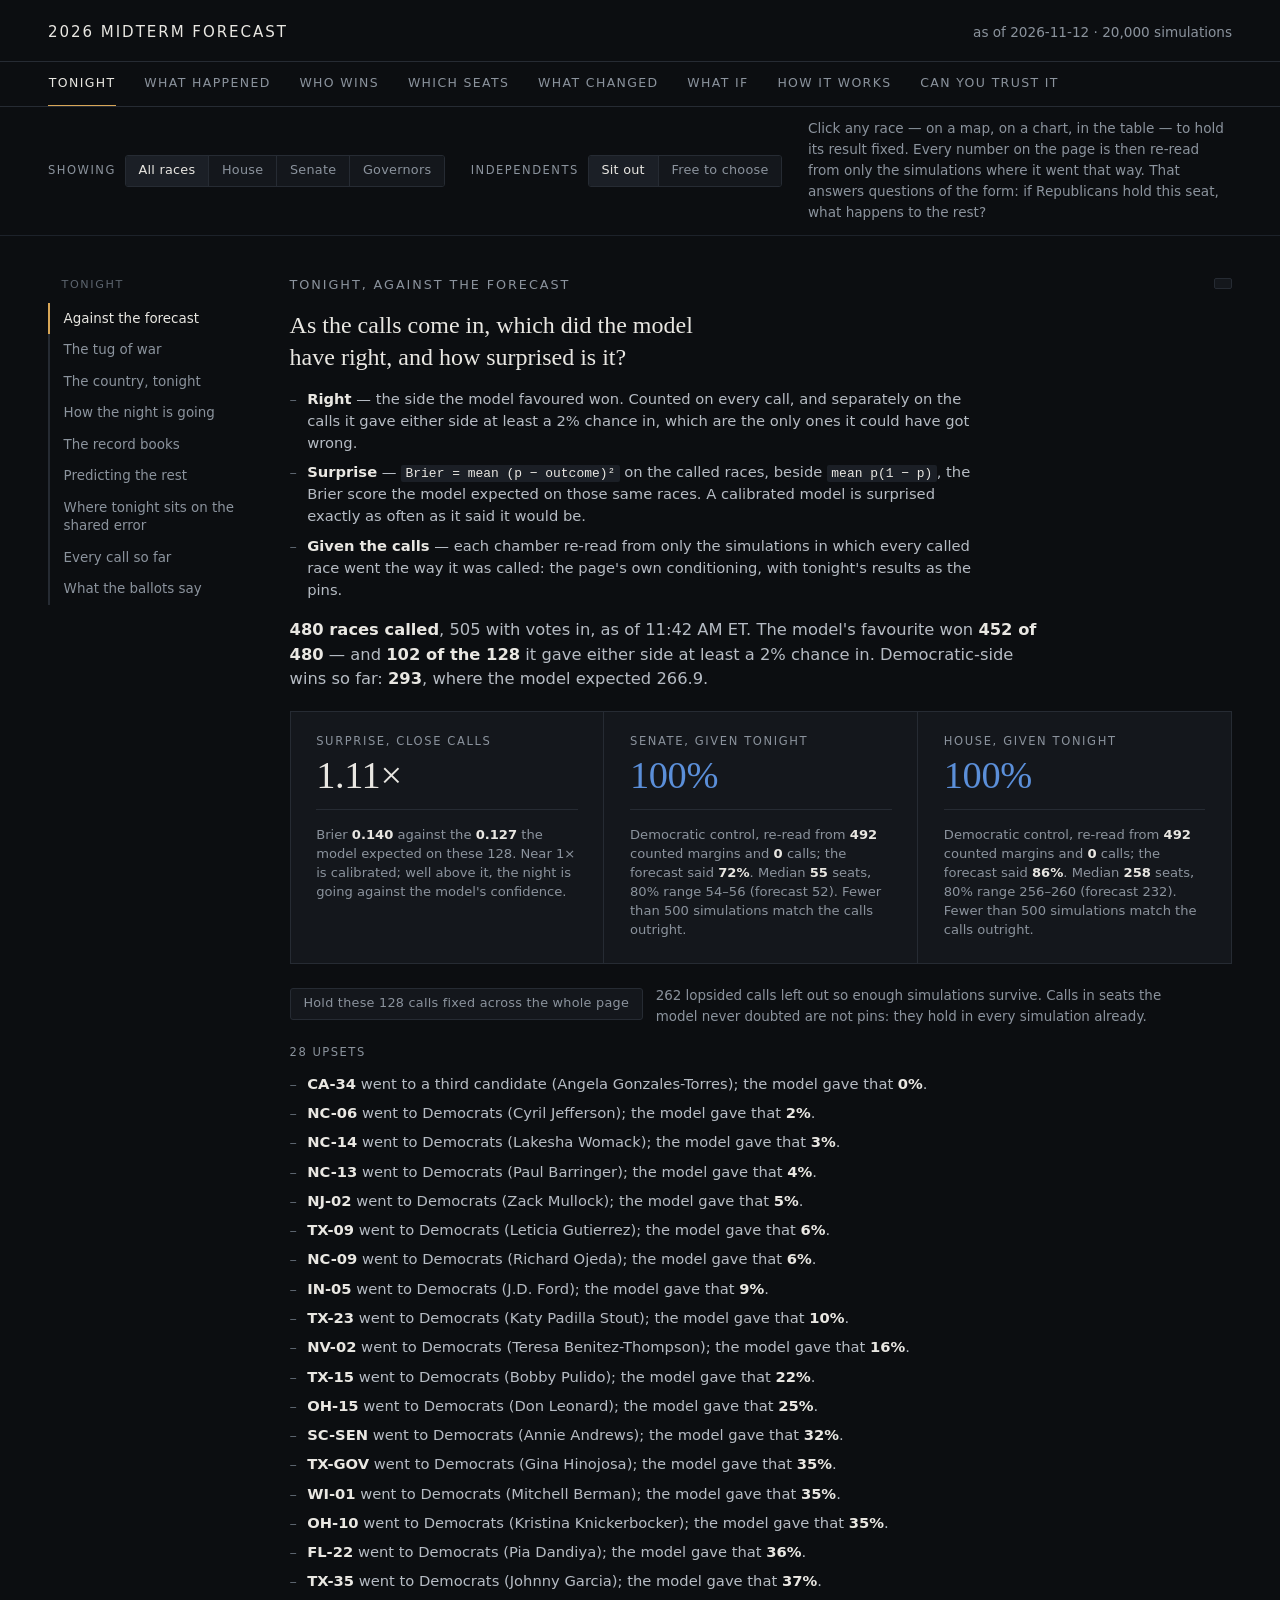
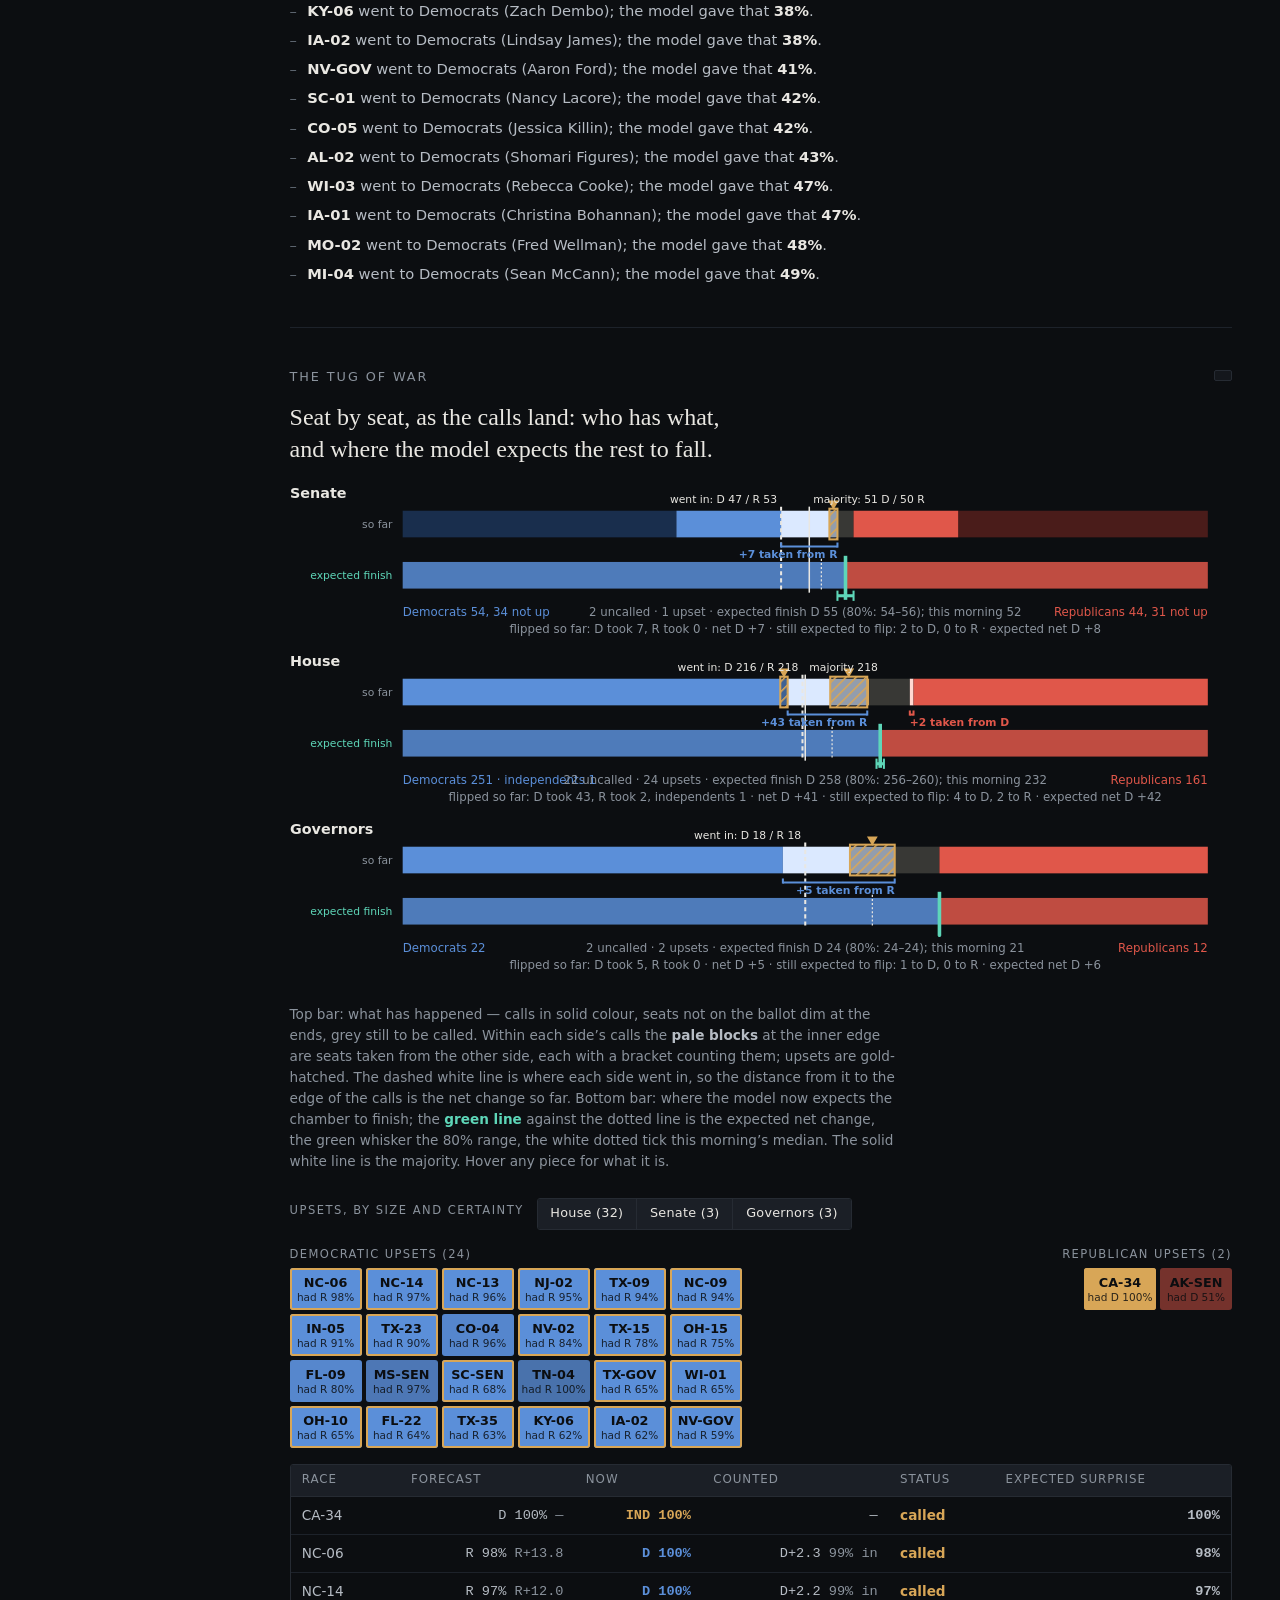
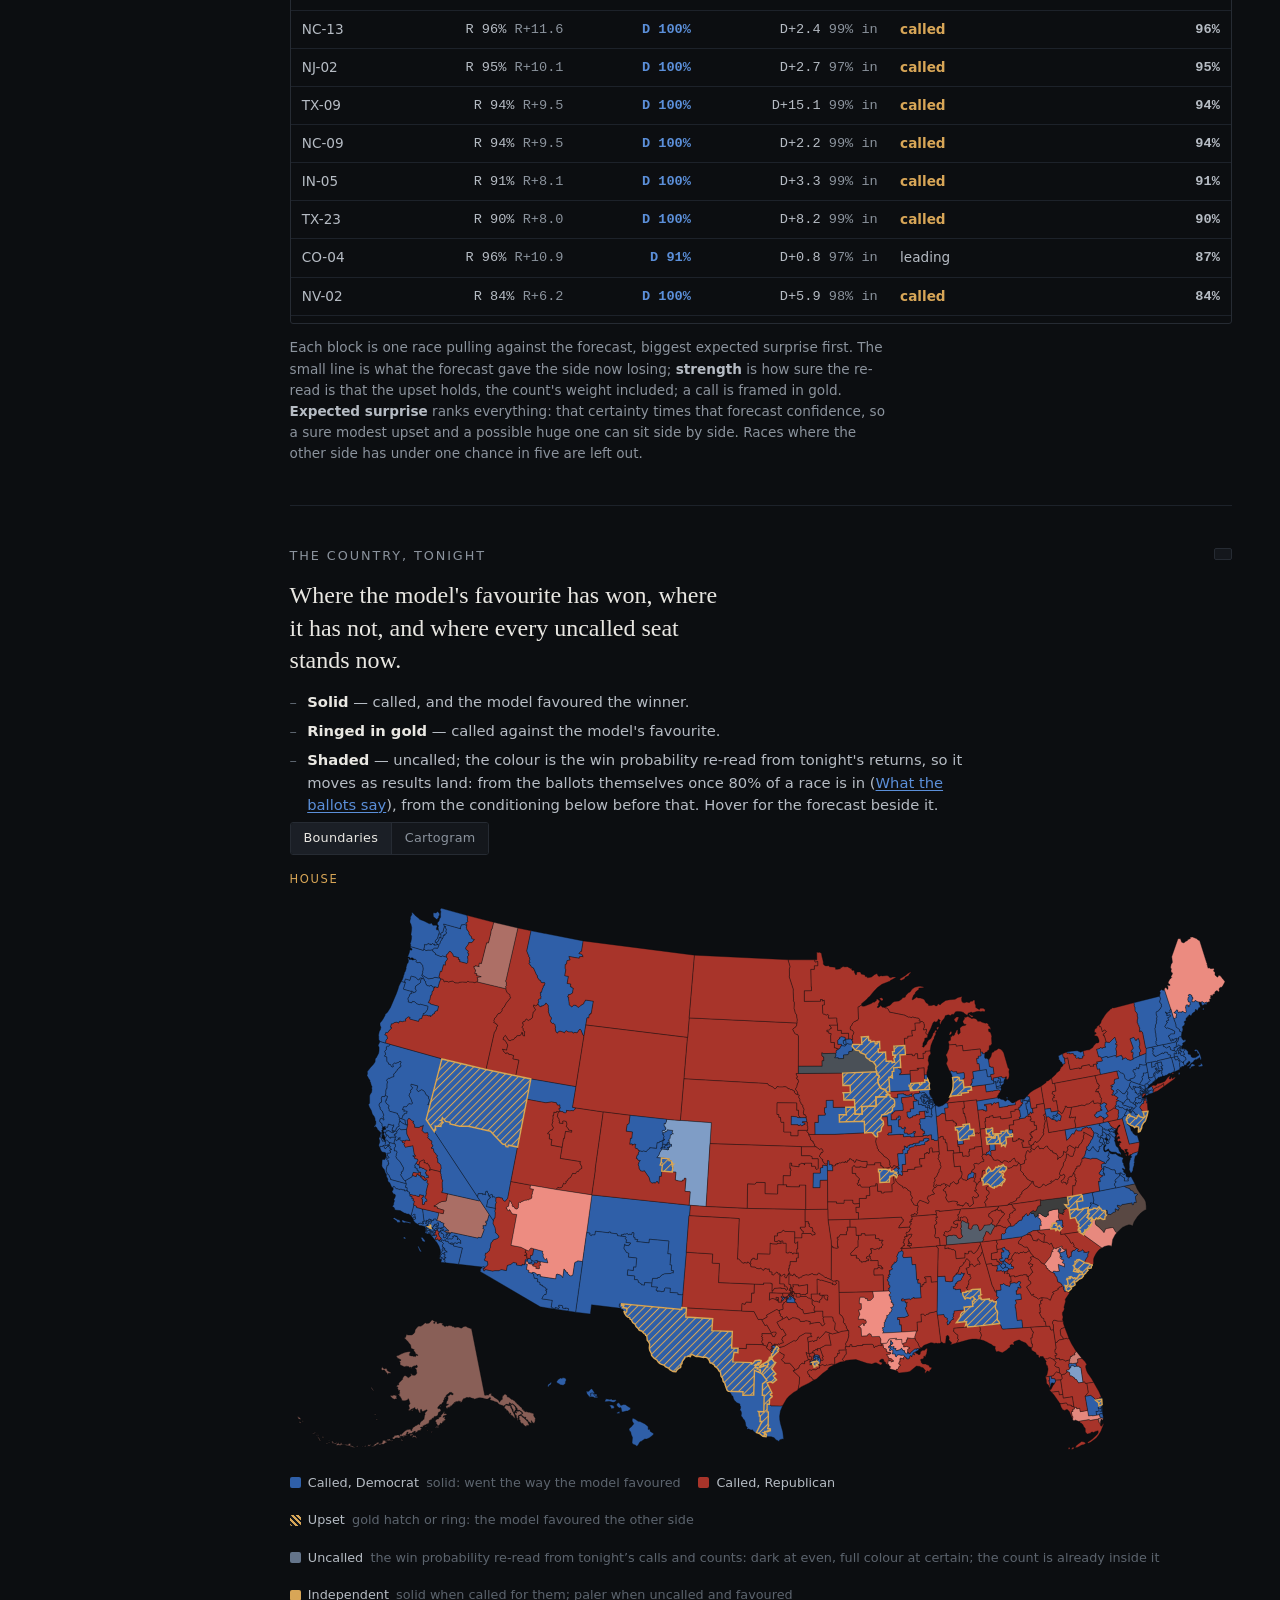
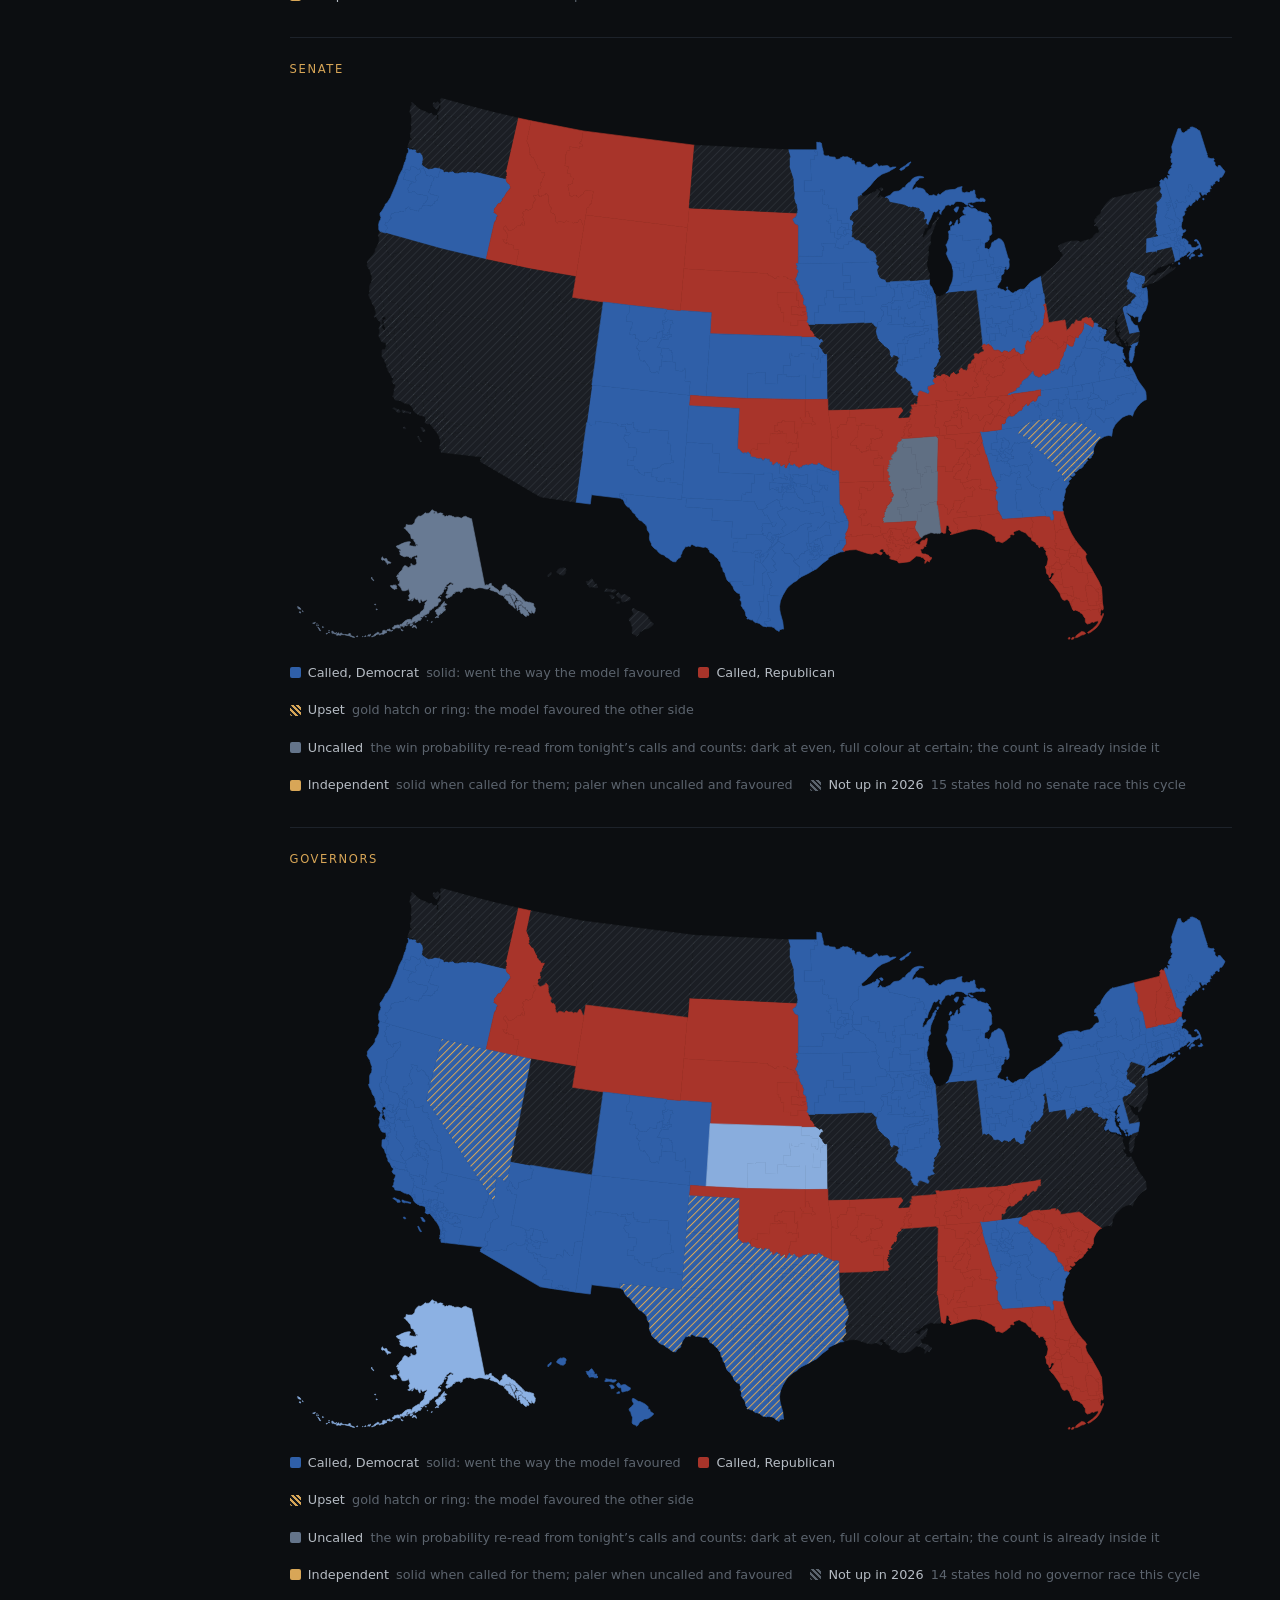
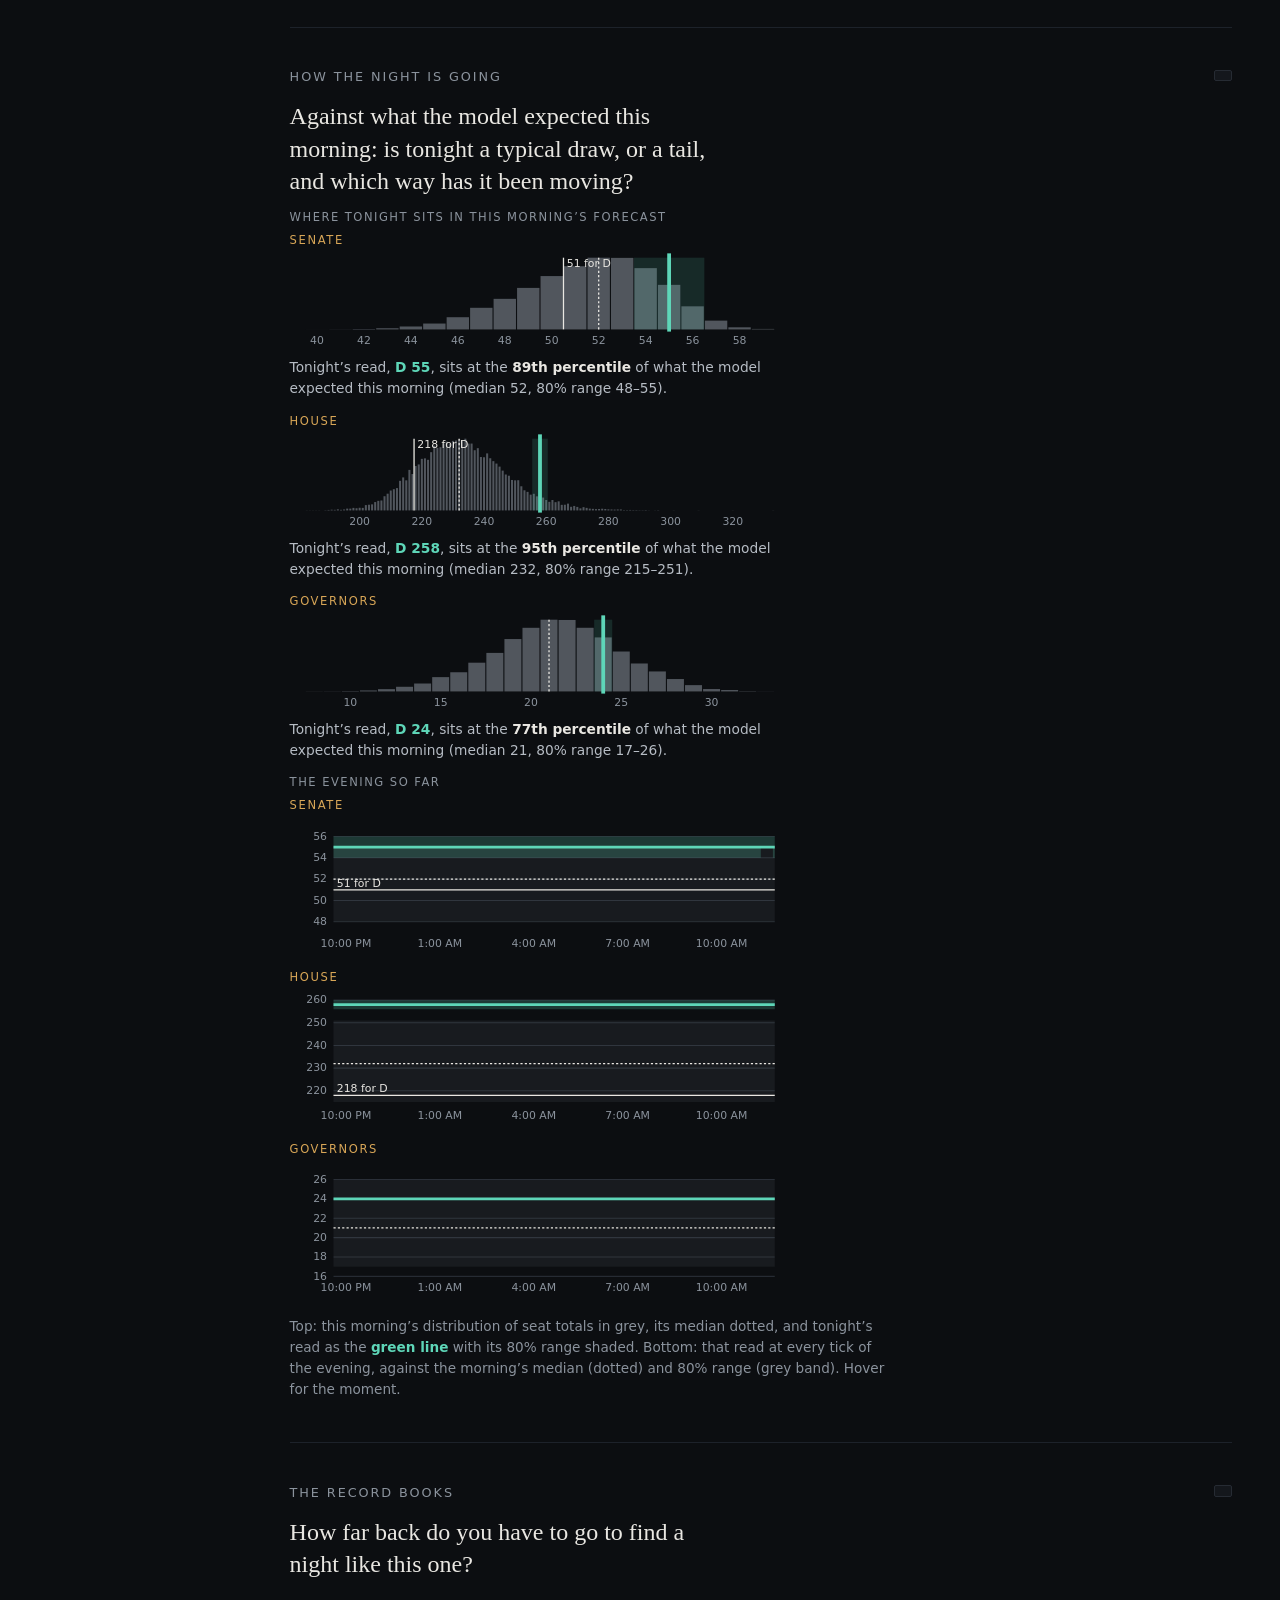
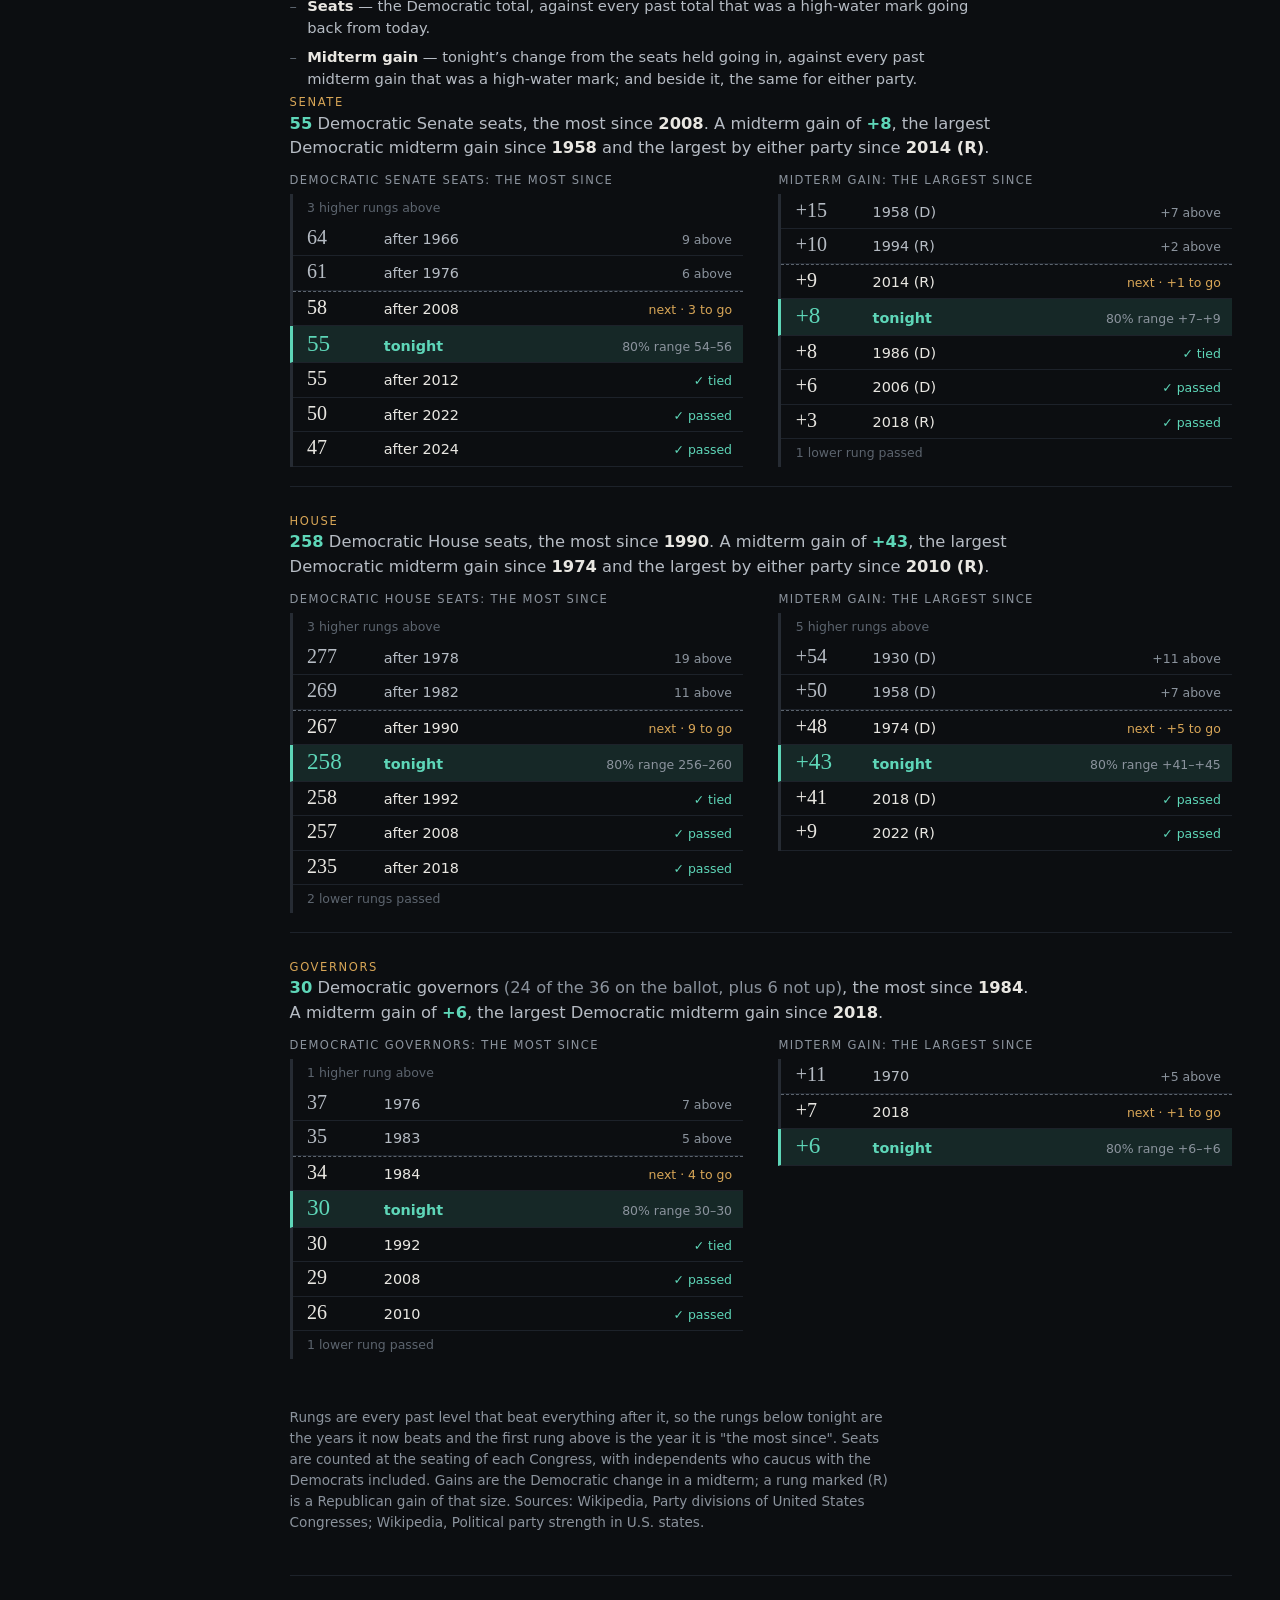
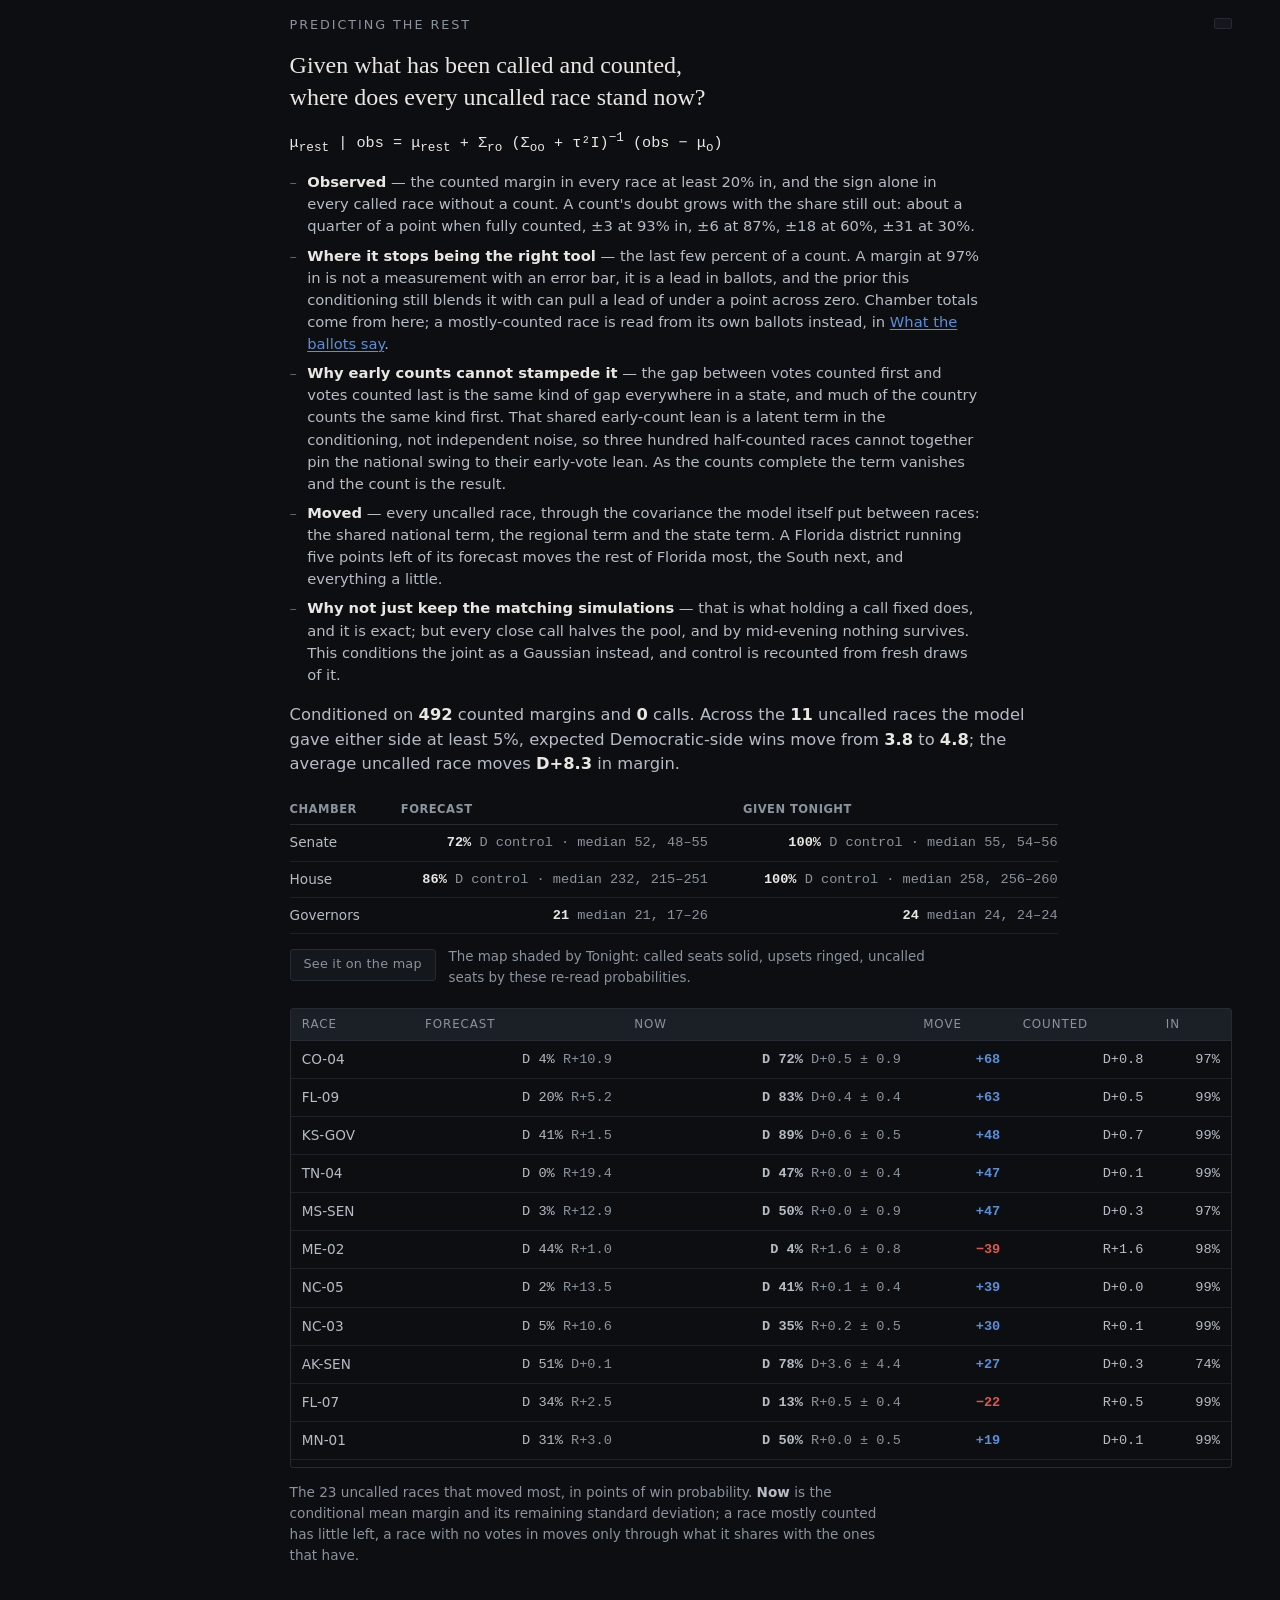
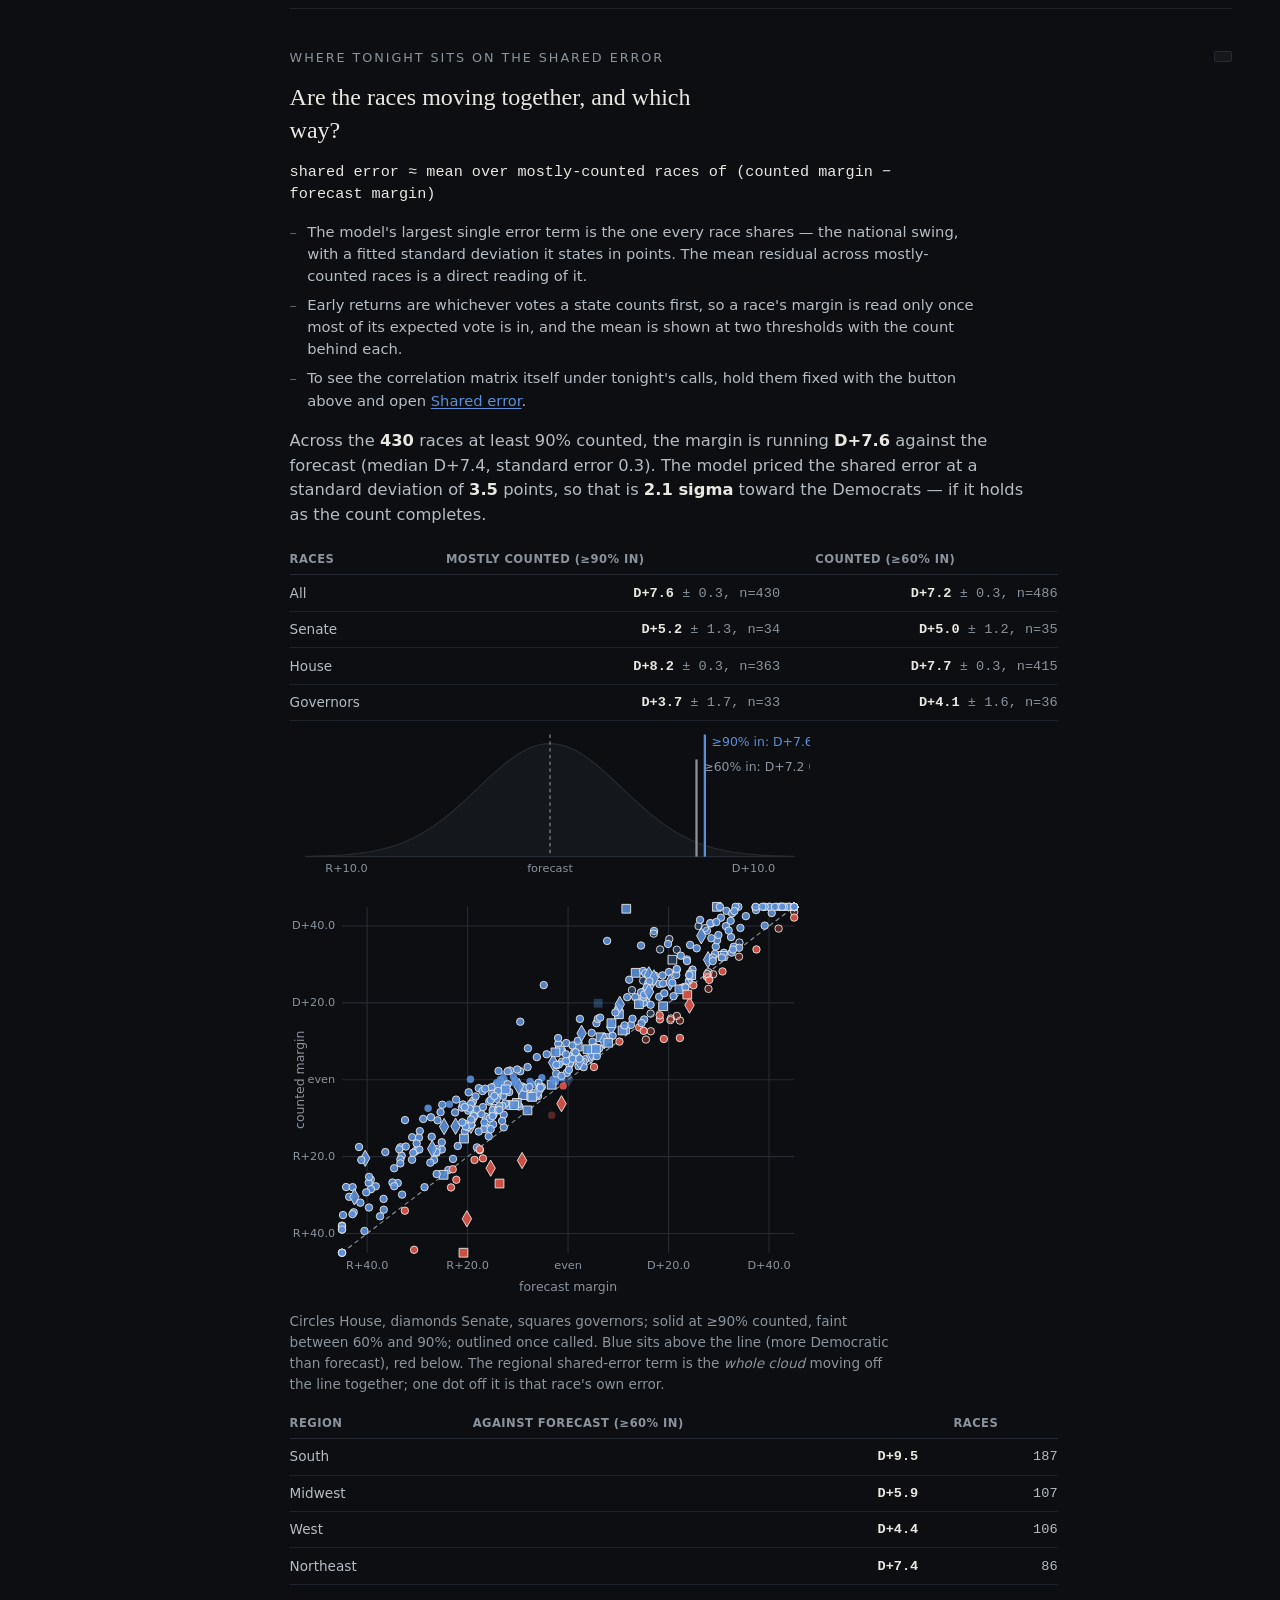
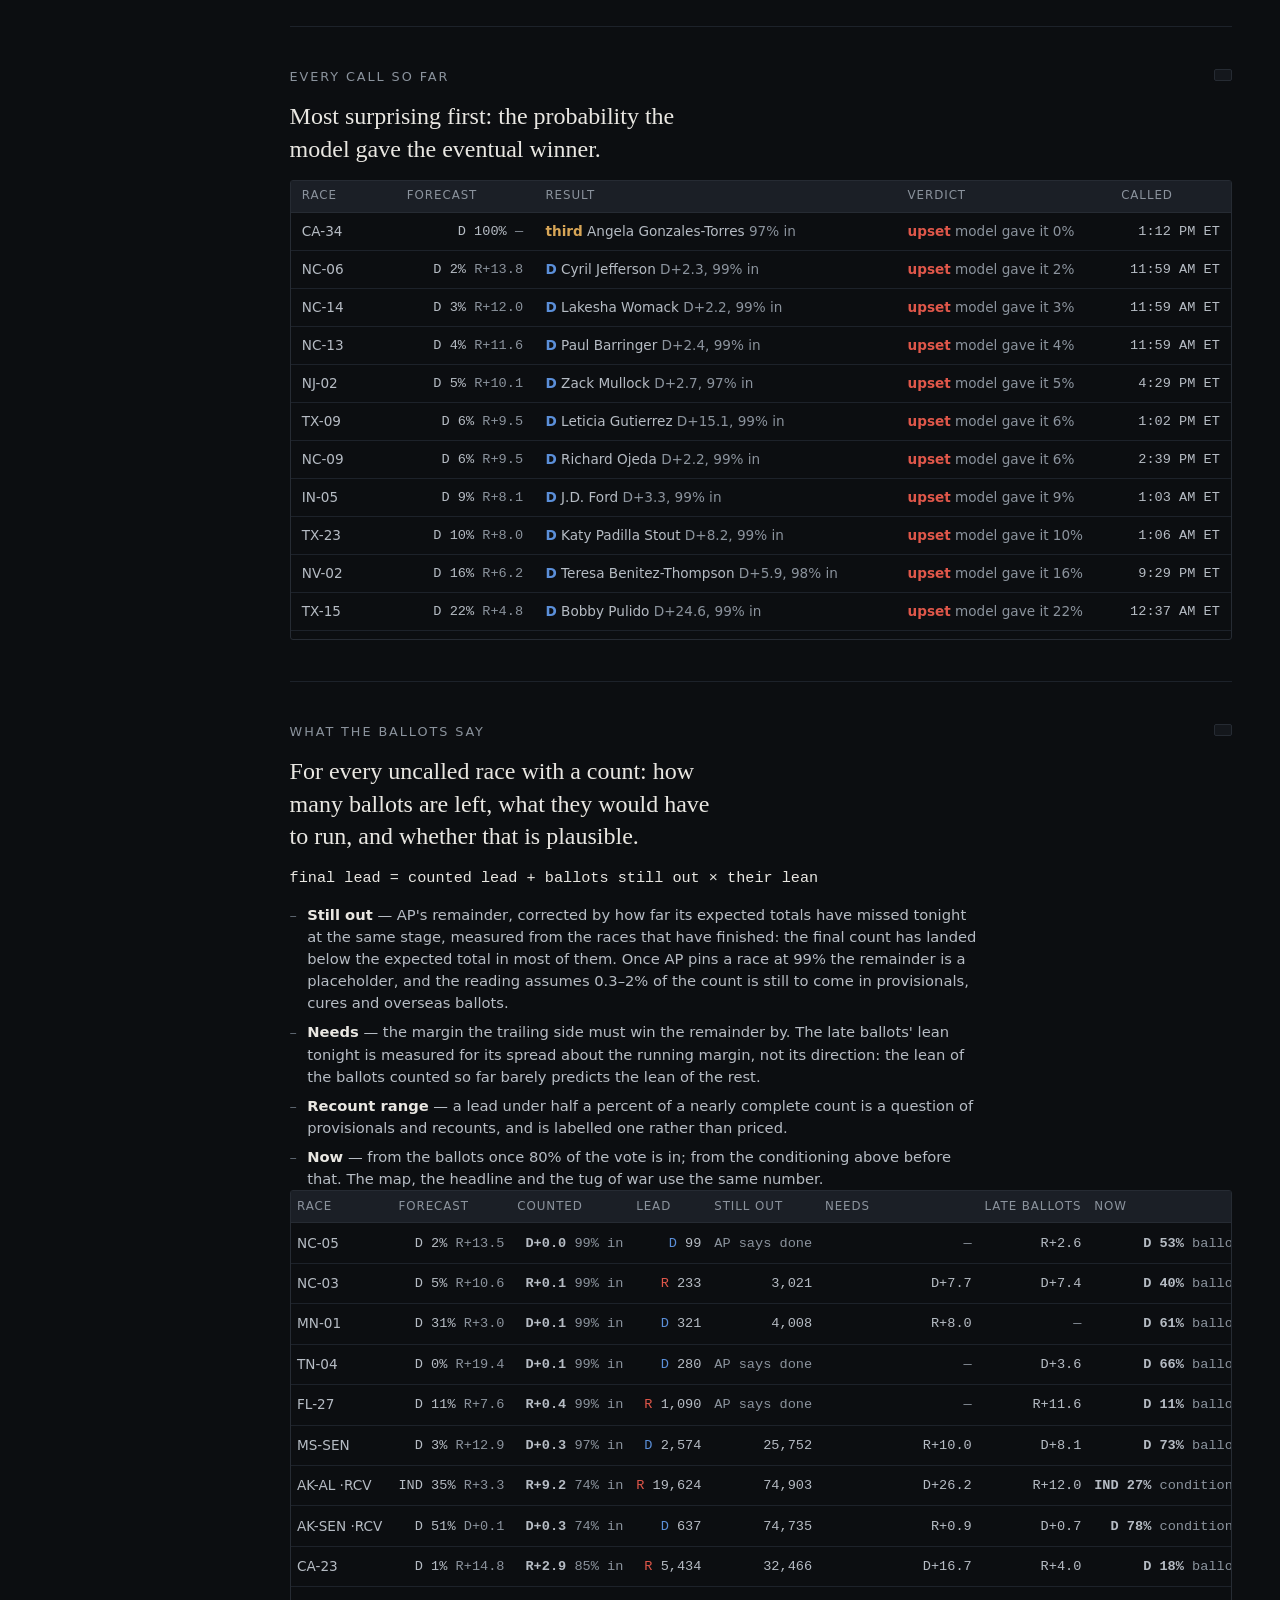
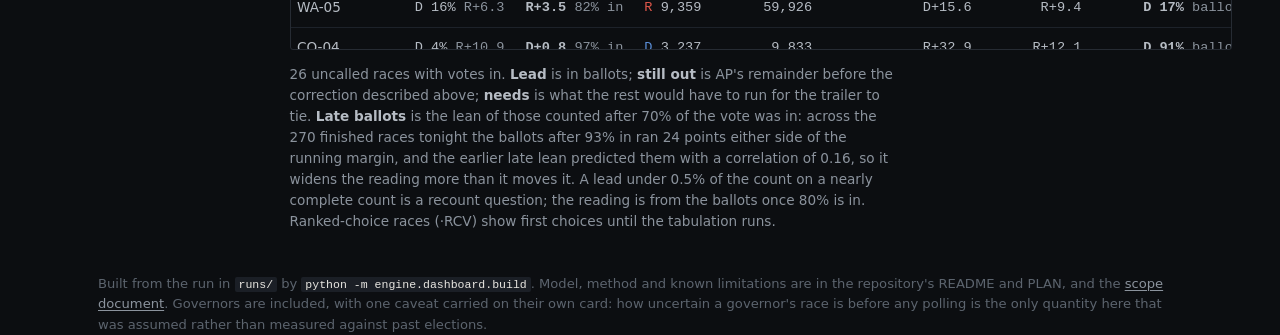
<file: index.html>
<!doctype html>
<html lang="en">
<head>
<meta charset="utf-8">
<meta name="viewport" content="width=device-width, initial-scale=1">
<title>2026 Midterm Forecast</title>
<meta name="description" content="A calibrated forecast of the 2026 US House, Senate and governor elections, with its own error record.">
<link rel="stylesheet" href="css/theme.css">
</head>
<body>

<header class="masthead wrap">
  <h1>2026 Midterm Forecast</h1>
  <div class="asof" id="asof">loading…</div>
</header>

<main>
  <div id="loading" class="wrap" style="padding:4rem 0;color:var(--muted)">Loading the forecast…</div>

  <div id="app" hidden>

    <!-- The tab strip is built from the panels below, so a tab's name and its
         membership are declared in exactly one place: the [data-tab] element. -->
    <nav class="tabbar" aria-label="Forecast sections">
      <div class="wrap tabbar-inner" id="tablist" role="tablist"></div>
    </nav>

    <!-- Conditioning is not a section, it is a mode: a pinned race changes every
         number on every tab. So it lives in the chrome, above the panels, and
         stays on screen wherever the reader has navigated to. -->
    <div class="cond-bar" id="cond-bar">
      <div class="wrap">
        <div id="flash" class="flash" hidden></div>
        <div class="viewrow">
          <div class="scope-ctl" id="scope-ctl"></div>
          <div class="scope-ctl" id="ind-ctl"></div>
          <div id="pins" class="pins"></div>
        </div>
      </div>
    </div>

    <!-- The rail lists the sections of whichever tab is open, read off the DOM
         in js/toc.js: the same rule as the tab strip, so there is no second list
         of section names here to fall out of step with the panels. -->
    <div class="wrap page-grid">

      <nav class="toc" id="toc" aria-label="On this page"></nav>

      <div class="page-main">

      <!-- Election night. Hidden until data/results.json exists, so on every other
           day the tab is pruned and the page is what it always was. The returns
           are fetched every few minutes by engine/ingest/results.py and scored
           there; this tab only reads the score. -->
      <div class="tabpanel" id="tab-night" data-tab="night" data-tab-label="Tonight" role="tabpanel" tabindex="0" hidden>

        <section id="s-night" data-toc="Against the forecast" hidden>
          <h2>Tonight, against the forecast</h2>
          <p class="q">As the calls come in, which did the model have right, and how surprised is it?</p>
          <ul class="pts">
            <li><b>Right</b> — the side the model favoured won. Counted on every call, and separately on
                the calls it gave either side at least a 2% chance in, which are the only ones it could
                have got wrong.</li>
            <li><b>Surprise</b> — <code>Brier = mean (p − outcome)²</code> on the called races, beside
                <code>mean p(1 − p)</code>, the Brier score the model expected on those same races. A
                calibrated model is surprised exactly as often as it said it would be.</li>
            <li><b>Given the calls</b> — each chamber re-read from only the simulations in which every
                called race went the way it was called: the page's own conditioning, with tonight's
                results as the pins.</li>
          </ul>
          <div id="night"></div>
        </section>

        <section id="s-night-tug" data-toc="The tug of war" hidden>
          <h2>The tug of war</h2>
          <p class="q">Seat by seat, as the calls land: who has what, and where the model expects the rest to fall.</p>
          <div id="night-tug"></div>
          <div id="night-upsets"></div>
        </section>

        <section id="s-night-map" data-toc="The country, tonight" hidden>
          <h2>The country, tonight</h2>
          <p class="q">Where the model's favourite has won, where it has not, and where every uncalled seat stands now.</p>
          <ul class="pts">
            <li><b>Solid</b> — called, and the model favoured the winner.</li>
            <li><b>Ringed in gold</b> — called against the model's favourite.</li>
            <li><b>Shaded</b> — uncalled; the colour is the win probability re-read from tonight's
                returns, so it moves as results land: from the ballots themselves once 80% of a race is in
                (<a href="#s-night-counting">What the ballots say</a>), from the conditioning below before that.
                Hover for the forecast beside it.</li>
          </ul>
          <div id="night-map"></div>
        </section>

        <section id="s-night-progress" data-toc="How the night is going" hidden>
          <h2>How the night is going</h2>
          <p class="q">Against what the model expected this morning: is tonight a typical draw, or a tail, and which way has it been moving?</p>
          <div id="night-progress"></div>
        </section>

        <section id="s-night-ladders" data-toc="The record books" hidden>
          <h2>The record books</h2>
          <p class="q">How far back do you have to go to find a night like this one?</p>
          <ul class="pts">
            <li><b>Seats</b> — the Democratic total, against every past total that was a high-water mark
                going back from today.</li>
            <li><b>Midterm gain</b> — tonight’s change from the seats held going in, against every past
                midterm gain that was a high-water mark; and beside it, the same for either party.</li>
          </ul>
          <div id="night-ladders"></div>
        </section>

        <section id="s-night-predict" hidden>
          <h2>Predicting the rest</h2>
          <p class="q">Given what has been called and counted, where does every uncalled race stand now?</p>
          <p class="fml-block">μ<sub>rest</sub> | obs = μ<sub>rest</sub> + Σ<sub>ro</sub> (Σ<sub>oo</sub> + τ²I)<sup>−1</sup> (obs − μ<sub>o</sub>)</p>
          <ul class="pts">
            <li><b>Observed</b> — the counted margin in every race at least 20% in, and the sign alone in
                every called race without a count. A count's doubt grows with the share still out: about
                a quarter of a point when fully counted, ±3 at 93% in, ±6 at 87%, ±18 at 60%, ±31 at 30%.</li>
            <li><b>Where it stops being the right tool</b> — the last few percent of a count. A margin at 97%
                in is not a measurement with an error bar, it is a lead in ballots, and the prior this
                conditioning still blends it with can pull a lead of under a point across zero. Chamber
                totals come from here; a mostly-counted race is read from its own ballots instead, in
                <a href="#s-night-counting">What the ballots say</a>.</li>
            <li><b>Why early counts cannot stampede it</b> — the gap between votes counted first and votes
                counted last is the same kind of gap everywhere in a state, and much of the country counts
                the same kind first. That shared early-count lean is a latent term in the conditioning, not
                independent noise, so three hundred half-counted races cannot together pin the national swing
                to their early-vote lean. As the counts complete the term vanishes and the count is the
                result.</li>
            <li><b>Moved</b> — every uncalled race, through the covariance the model itself put between
                races: the shared national term, the regional term and the state term. A Florida
                district running five points left of its forecast moves the rest of Florida most, the
                South next, and everything a little.</li>
            <li><b>Why not just keep the matching simulations</b> — that is what holding a call fixed
                does, and it is exact; but every close call halves the pool, and by mid-evening nothing
                survives. This conditions the joint as a Gaussian instead, and control is recounted from
                fresh draws of it.</li>
          </ul>
          <div id="night-predict"></div>
        </section>

        <section id="s-night-swing" hidden>
          <h2>Where tonight sits on the shared error</h2>
          <p class="q">Are the races moving together, and which way?</p>
          <p class="fml-block">shared error ≈ mean over mostly-counted races of (counted margin − forecast margin)</p>
          <ul class="pts">
            <li>The model's largest single error term is the one every race shares — the national
                swing, with a fitted standard deviation it states in points. The mean residual across
                mostly-counted races is a direct reading of it.</li>
            <li>Early returns are whichever votes a state counts first, so a race's margin is read only
                once most of its expected vote is in, and the mean is shown at two thresholds with the
                count behind each.</li>
            <li>To see the correlation matrix itself under tonight's calls, hold them fixed with the button
                above and open <a href="#s-correlation">Shared error</a>.</li>
          </ul>
          <div id="night-swing"></div>
        </section>

        <section id="s-night-calls" hidden>
          <h2>Every call so far</h2>
          <p class="q">Most surprising first: the probability the model gave the eventual winner.</p>
          <div id="night-calls"></div>
        </section>

        <section id="s-night-counting" data-toc="What the ballots say" hidden>
          <h2>What the ballots say</h2>
          <p class="q">For every uncalled race with a count: how many ballots are left, what they would have to run, and whether that is plausible.</p>
          <p class="fml-block">final lead = counted lead + ballots still out × their lean</p>
          <ul class="pts">
            <li><b>Still out</b> — AP's remainder, corrected by how far its expected totals have missed tonight
                at the same stage, measured from the races that have finished: the final count has landed
                below the expected total in most of them. Once AP pins a race at 99% the remainder is a
                placeholder, and the reading assumes 0.3–2% of the count is still to come in provisionals,
                cures and overseas ballots.</li>
            <li><b>Needs</b> — the margin the trailing side must win the remainder by. The late ballots'
                lean tonight is measured for its spread about the running margin, not its direction: the
                lean of the ballots counted so far barely predicts the lean of the rest.</li>
            <li><b>Recount range</b> — a lead under half a percent of a nearly complete count is a question
                of provisionals and recounts, and is labelled one rather than priced.</li>
            <li><b>Now</b> — from the ballots once 80% of the vote is in; from the conditioning above before
                that. The map, the headline and the tug of war use the same number.</li>
          </ul>
          <div id="night-counting"></div>
        </section>

      </div>

      <div class="tabpanel" id="tab-after" data-tab="after" data-tab-label="What happened" role="tabpanel" tabindex="0" hidden>

        <section id="s-after-shift" data-toc="Bluer or redder" hidden>
          <h2>Bluer or redder than 2024</h2>
          <p class="q">Compared with how the same places voted for president two years ago: how many moved toward the Democrats, how many toward the Republicans, and by how much?</p>
          <p class="fml-block">shift = counted margin − 2024 presidential margin, same district or state</p>
          <ul class="pts">
            <li><b>Baseline</b> — Harris minus Trump in 2024, on the 2026 district lines where a state redrew,
                and the statewide vote for Senate and governor races. It is the one number every race has.
                A midterm electorate is smaller than a presidential one, so a shift is partly who turned out
                and partly who changed their mind; <a href="#s-after-turnout">Who turned out</a> separates
                the two.</li>
            <li><b>Counted</b> — a race enters once 90% of its expected vote is in. Before that a margin says
                more about which precincts report first than about the electorate.</li>
            <li><b>By votes cast</b> — the median treats every race alike; the vote-weighted shift is the
                shift of the ballots themselves, which a big district moves more than a small one.</li>
            <li><b>Forecast expected</b> — the same subtraction with the model's median margin in place of
                the count, so the two can be read side by side.</li>
          </ul>
          <div id="after-shift"></div>
        </section>

        <section id="s-after-turnout" data-toc="Who turned out" hidden>
          <h2>Who turned out</h2>
          <p class="q">How much of the 2024 electorate came back, where it held up, where it fell away, and whether the places that lost the most voters are the ones that moved?</p>
          <p class="fml-block">turnout = 2026 votes ÷ 2024 presidential votes, same district or state</p>
          <ul class="pts">
            <li><b>2026 votes</b> — the count once AP reports a race complete; AP's expected total while it is
                still being counted, which has run a little high tonight.</li>
            <li><b>Harris and Trump districts</b> — the same ratio over the districts each carried in 2024.
                If one side's voters stayed home, it shows here before it shows in any margin.</li>
            <li><b>Against 2022</b> — the last midterm's House vote by state, where every district in the state
                is in and none went uncontested. The presidential comparison says who came back; the midterm
                comparison says whether this was a big midterm.</li>
            <li><b>Turnout against shift</b> — a district that kept its voters and still moved is a change of
                mind; one that lost half of them is a change of electorate.</li>
          </ul>
          <div id="after-turnout"></div>
        </section>

        <section id="s-after-map" data-toc="Where it moved" hidden>
          <h2>Where it moved</h2>
          <p class="q">Every district and state, shaded by how far it moved from its 2024 presidential vote.</p>
          <ul class="pts">
            <li><b>Blue</b> — bluer than the place voted for president in 2024; <b>red</b> — redder. Full colour
                at thirty points. Grey is a race under 90% counted. Hover for the two margins and the turnout.</li>
          </ul>
          <div id="after-map"></div>
        </section>

      </div>

      <div class="tabpanel" id="tab-forecast" data-tab="forecast" data-tab-label="Who wins" role="tabpanel" tabindex="0">

        <section id="s-headline" data-toc="The forecast">
          <p class="lede" id="lede"></p>
          <!-- The left column used to hold the icon array and then stop, leaving
               roughly 350px of nothing beside the cards. The array now draws once
               rather than once per chamber (js/main.js), and the environment strip
               takes the room it gave back: the generic ballot is the input every
               number in this block is downstream of, and it was reported nowhere
               on this page. -->
          <div class="split">
            <div>
              <div id="iconarray" class="iconwrap"></div>
              <div class="env-strip" id="environment"></div>
              <ul class="pts">
                <li><code>P(control) = runs won ÷ <span data-cal="n.sims">20,000</span></code>, all
                    506 races drawn together in each run.</li>
                <li>Whether these probabilities have come true
                    (<span class="term" data-term="calibration" tabindex="0" role="button">calibration</span>):
                    <a href="#s-calibration">Can you trust it</a>.</li>
              </ul>
            </div>
            <div>
              <div class="toplines" id="toplines"></div>
              <p class="tl-note" id="tl-note"></p>
            </div>
          </div>
          <div class="caveat-block" id="caveats"></div>
        </section>

        <!-- The whole chamber as one row of seats, straight after the headline: it
             answers "which seats, and where is the majority" at a glance, which most
             readers want before a distribution of totals. The seat histogram below says
             how many; this says which, and puts the majority on a particular race. -->
        <section id="s-snake">
          <h2>Every seat, in order</h2>
          <p class="q">Where does the majority fall, and which seats sit on it?</p>
          <ul class="pts">
            <li><b>Order</b> — median margin, safest Democratic to safest Republican. Hatched: not
                on the ballot.</li>
            <li><b>Colour</b> — <code>P(D wins)</code>; amber where an independent is favoured.</li>
            <li><b>Outlined</b> — where control changes hands. Independents sitting out: where
                Democrats first out-number Republicans. Free to choose: where each party reaches
                its number, D from the left and R from the right; a split between two outlines
                leaves the independents deciding.</li>
          </ul>
          <div id="snake"></div>
        </section>

        <section id="s-seats">
          <h2>Seat totals</h2>
          <p class="q">How many seats, and not just who wins?</p>
          <div class="seat-modes" id="seat-modes" role="group" aria-label="How to show the seat total">
            <div class="toggle">
              <button type="button" data-mode="dots" class="on">Count the outcomes</button>
              <button type="button" data-mode="curve">Chance of at least</button>
            </div>
            <p class="seat-mode-note" id="seat-mode-note"></p>
          </div>
          <div id="dotplot"></div>
        </section>

        <!-- The joint outcome. Every other view here is a marginal, and the draws
             already hold the pair; a reader multiplying the two card numbers
             together is out by fourteen points because the chambers move together. -->
        <section id="s-together">
          <h2>Both chambers at once</h2>
          <p class="q">Can one party take both?</p>
          <p>One mark per outcome: a run's House and Senate totals. Each quadrant is one way the
             night ends.</p>
          <div id="together"></div>
          <div id="cheapest"></div>
        </section>

      </div>

      <div class="tabpanel" id="tab-seats" data-tab="seats" data-tab-label="Which seats" role="tabpanel" tabindex="0" hidden>

        <section id="s-flips">
          <h2>Seats that could change hands</h2>
          <p class="q">Which seats are most likely to flip, in any chamber?</p>
          <p class="fml-block">P(flip) = P(the party holding the seat loses it)</p>
          <ul class="pts">
            <li><b>Expected flips</b> — <code>Σ P(flip)</code>; the 80% range is counted from the
                simulations.</li>
            <li><b>Net</b> — <code>Σ P(flip → D) − Σ P(flip → R)</code>. Independents' gains are
                listed apart.</li>
            <li><b>Redrawn</b> — new lines for 2026, so part of that flip is the map.</li>
          </ul>
          <div id="flips"></div>
        </section>

        <section id="s-watch">
          <h2>What to watch</h2>
          <p class="q">Which races is this resting on?</p>
          <!-- True under every scope, including governors, where the ranking is a
               different quantity because the question has no answer. The list
               beneath names the quantity it actually used. -->
          <ul class="pts">
            <li><b>House, Senate</b> — ranked by <span class="term" data-term="tipping-point" tabindex="0" role="button">tipping-point share</span>:
                the share of <span data-cal="n.sims">20,000</span> runs in which the race casts the
                majority-making vote.</li>
            <li><b>Governors</b> — no majority, so ranked by distance from 50%.</li>
          </ul>
          <div id="watch"></div>
        </section>

        <section id="s-map">
          <div class="head"><h2>The House, by district</h2><div id="map-controls"></div></div>
          <p class="q">Where are the seats, and how much does the model know about each one?</p>
          <ul class="pts">
            <li><b>Suppress uncertain colour</b> — grey where the model knows least
                (<span class="term" data-term="vsup" tabindex="0" role="button">uncertainty suppression</span>).</li>
            <li><b>Play simulations</b> — one simulated election night per frame.</li>
          </ul>
          <div id="cartogram"></div>
          <p class="chart-note" id="map-caption"></p>
          <p class="hops-read chart-note" id="hops-read"></p>
        </section>

        <section id="s-races">
          <h2>Every race</h2>
          <p class="q">What does the whole field look like, race by race?</p>
          <p>One dot per race at its median margin, Democrats left. Click any dot or row for its
             working.</p>
          <div id="beeswarm"></div>
          <div id="racetable"></div>
        </section>

      </div>

      <div class="tabpanel" id="tab-change" data-tab="change" data-tab-label="What changed" role="tabpanel" tabindex="0" hidden>

        <!-- The delta under each card said how far the number moved and never
             why. This is the why, and it is an exact re-run per cause rather
             than a share of a linearisation. -->
        <section id="s-movement">
          <h2>What moved it</h2>
          <p class="q">Why is this number different from last time?</p>
          <p>Each cause is priced by re-running the forecast with only that input changed. The
             causes sum to each card's movement.</p>
          <div id="movement"></div>
        </section>

        <!-- Which races moved, under the chamber-level answer above it. -->
        <section id="s-movers">
          <h2>Which races moved</h2>
          <p class="q">The chamber shifted — where did that come from?</p>
          <p>The most decisive seats by <span class="term" data-term="tipping-point" tabindex="0" role="button">tipping-point share</span>,
             on one shared scale. Zero is a tie.</p>
          <div id="movers"></div>
        </section>

        <section id="s-trend">
          <h2>Forecast history</h2>
          <p class="q">How has this forecast moved over time?</p>
          <p>One point per published run. Solid: same method at both ends. Dashed: the method
             changed, so the step is partly the model.</p>
          <div id="trend"></div>
        </section>

        <!-- The schedule the forecast is working against. -->
        <section id="s-ahead">
          <h2>What is still to come</h2>
          <p class="q">How much more will the model learn before November?</p>
          <div id="ahead"></div>
        </section>

      </div>

      <div class="tabpanel" id="tab-whatif" data-tab="whatif" data-tab-label="What if" role="tabpanel" tabindex="0" hidden>

        <section id="s-scenario">
          <h2>The national polling</h2>
          <p class="q">What happens to the forecast if the polls are off?</p>
          <p>The <span class="term" data-term="generic-ballot" tabindex="0" role="button">generic ballot</span>
             is the largest single input, and it leans:</p>
          <ul class="pts">
            <li><b>Correction</b> — <span data-cal="gb.bias">2.74</span> pts toward Democrats,
                subtracted; overstated in 10 of 13 past cycles.</li>
            <li><b>Leverage</b> — <span data-cal="gb.leverage">13</span> pts of House control per
                point it is wrong.</li>
          </ul>
          <p>The slider re-runs the whole forecast at another assumed lean.</p>
          <div id="scenario"></div>
        </section>

        <section id="s-correlation">
          <h2>Shared error</h2>
          <p class="q">When the model is wrong about one race, is it wrong about the others?</p>
          <p>Usually yes. Each race's error is four terms, three of them shared:</p>
          <p class="fml-block"><span class="term" data-term="sigma" tabindex="0" role="button">σ<sub>total</sub></span>
             = √(σ<sub>nat</sub>² + σ<sub>reg</sub>² + σ<sub>state</sub>² + σ<sub>idio</sub>²)</p>
          <ul class="pts">
            <li><b>σ<sub>nat</sub></b> — a national miss, shared by every race in the country.</li>
            <li><b>σ<sub>reg</sub></b> — shared across the region.</li>
            <li><b>σ<sub>state</sub></b> — shared across the state. Worth
                <span data-cal="sigma.state">3.39</span> points.</li>
            <li><b>σ<sub>idio</sub></b> — this contest alone. Student-t, 5 degrees of freedom.</li>
          </ul>
          <div id="correlation"></div>
        </section>

        <section id="s-field">
          <h2>The House map</h2>
          <p class="q">How far is the map from the country it is drawn on?</p>
          <p class="fml-block">lean = district margin − national margin, 2024 presidential</p>
          <p>The 218th district sits <span data-cal="field.bias">3.26</span> points right of the
             country: Democrats need to win the national vote by about that much to carry it.</p>
          <div id="playingfield"></div>
        </section>

        <!-- Deliberately NOT a chamber mode of s-field above: a districting
             bias is a choice somebody made and can unmake, and equal suffrage in
             the Senate is the one clause Article V puts beyond amendment. Same
             election, same national vote, different kind of fact. -->
        <section id="s-statewide">
          <h2>The state borders</h2>
          <p class="q">And how far are the Senate and the governorships?</p>
          <p>The same 2024 lean, scored by state. Unlike district lines, state borders are not
             redrawn.</p>
          <div id="statewide"></div>
        </section>

      </div>

      <div class="tabpanel" id="tab-method" data-tab="method" data-tab-label="How it works" role="tabpanel" tabindex="0" hidden>

        <section id="s-pipeline">
          <h2>The model, end to end</h2>
          <p class="q">What happens between a poll and a seat count?</p>
          <ul class="pts">
            <li><b>Two estimates of each margin</b> — a corrected poll average, and a
                <span class="term" data-term="prior" tabindex="0" role="button">prior</span> built
                without polls. Every race has a prior; most have no polls.</li>
            <li><b>Blended</b> by how much polling there is, then <b>simulated</b> with errors
                shared nationally, by region and by state, and <b>counted</b>.</li>
          </ul>
          <div id="pipeline"></div>
          <p class="chart-note">Each box links to the section that shows what was fitted for it.</p>
        </section>

        <section id="s-pollsters">
          <h2>Pollster ratings</h2>
          <p class="q">How much does each pollster count, and which way is it corrected?</p>
          <p class="fml-block"><code>poll′ = margin − h<sub>pollster</sub> − s · sponsor</code></p>
          <ul class="pts" id="pollster-def"></ul>
          <div id="pollsters"></div>
          <p class="chart-note" id="pollsters-note"></p>
        </section>

        <section id="s-errorcurve">
          <h2>Polling error</h2>
          <p class="q">How wrong is a poll, and how much of that can more polls fix?</p>
          <ul class="pts">
            <li><b>One poll</b> <code>√(σ_nat² + σ_reg² + V_race(d) + V_house(d) + V_noise(d))</code></li>
            <li><b>Floor</b> <code>√(σ_nat² + σ_reg² + V_race(d))</code>. No number of polls goes below it.</li>
            <li><b>d</b>: days between fieldwork and the election. Shaded: past the corpus, extrapolated.</li>
          </ul>
          <div id="errorcurve"></div>
          <p class="chart-note" id="errorcurve-note"></p>
        </section>

        <section id="s-sponsor">
          <h2>Sponsored polls</h2>
          <p class="q">Do polls paid for by a party lean toward it?</p>
          <div id="sponsor"></div>
          <p class="chart-note" id="sponsor-note"></p>
        </section>

        <section id="s-walkthrough">
          <h2>One race, step by step</h2>
          <p class="q">How does a single seat get its number?</p>
          <p>Every race goes through the same seven steps. Pick one and step through.</p>
          <div id="walkthrough"></div>
        </section>

      </div>

      <div class="tabpanel" id="tab-trust" data-tab="trust" data-tab-label="Can you trust it" role="tabpanel" tabindex="0" hidden>

        <section id="s-calibration">
          <h2>Checks against past elections</h2>
          <p class="q">Has this model been right before?</p>
          <ul class="pts">
            <li><b>Refitted without the scored election</b> — pollster ratings, house effects and
                the polling error curve.</li>
            <li><b>Fitted with it</b> — the prior's width, the state error term, elasticity and the
                generic-ballot correction, each pooled over the same cycles the House replays
                score. Those replays are partly in sample, and read slightly kinder than a clean
                hold-out would.</li>
          </ul>
          <!-- Built in js/main.js, because which checks exist depends on the
               chamber: the replays are House, the interval check is the polling
               corpus across all three, and the other two chambers have their own
               measurements rather than a replay. Each card names its own source. -->
          <div class="three-col" id="calibration"></div>
        </section>

        <section id="s-limits">
          <h2>What could be wrong</h2>
          <p class="q">What does this model say is wrong with it?</p>
          <ul class="pts">
            <li><b>Alarms</b> — recomputed every run; they come and go with the data.</li>
            <li><b>Limitations</b> — structural; they clear only when the model changes.</li>
          </ul>
          <div id="limits"></div>
        </section>

        <section id="s-coverage">
          <h2>What the model is working from</h2>
          <p class="q">How much of this is polling, and how much is inference?</p>
          <p>Mostly inference: almost nobody polls a safe district. An unpolled race runs on its
             <span class="term" data-term="prior" tabindex="0" role="button">prior</span>, with a
             wider <span class="term" data-term="sigma" tabindex="0" role="button">error bar</span>.</p>
          <div class="stat-row" id="coverage"></div>
          <div id="coverage-split"></div>
        </section>


        <section id="s-diag">
          <h2>Payload diagnostics</h2>
          <p class="q">Is the page showing what the engine actually computed?</p>
          <p>Every total here is recounted in your browser from who won each race in each of
             <span data-cal="n.sims">20,000</span> draws. These checks confirm it matches the
             engine.</p>
          <!-- Closed by default: these are for somebody auditing the page, and they
               sit at the end of the tab that is about auditing it. -->
          <details class="caveats-more diag-more">
            <summary>Show the checks</summary>
            <div id="diagnostics"></div>
          </details>
        </section>

      </div>

      </div>
    </div>
  </div>
</main>

<aside id="drawer" class="drawer" hidden aria-live="polite"></aside>
<aside id="night-list" class="drawer wide" hidden aria-live="polite"></aside>

<footer class="wrap">
  Built from the run in <code>runs/</code> by <code>python -m engine.dashboard.build</code>.
  Model, method and known limitations are in the repository's README and PLAN, and the
  <a href="scope.html">scope document</a>.
  Governors are included, with one caveat carried on their own card: how uncertain a governor's
  race is before any polling is the only quantity here that was assumed rather than measured
  against past elections.
</footer>

<script src="vendor/d3.v7.min.js"></script>
<script type="module" src="js/main.js"></script>
</body>
</html>
</file>
<file: css/theme.css>
/* Editorial data-desk, dark. One accent, serif figures, sans labels.
   Blue/red rather than red/green: the common colour-vision deficiencies are
   red-green, and party colour is the one encoding on this site a reader cannot
   afford to misread. Every party encoding is paired with a label or a position,
   never carried by hue alone. */

:root {
  --bg:        #0c0e11;
  --surface:   #14171c;
  --surface-2: #1b1f26;
  --line:      #262b33;
  --line-soft: #1d222a;
  --ink:       #e9e7e2;
  --ink-dim:   #b6bcc4;
  --muted:     #8b939d;
  --faint:     #5c646e;

  --dem:       #5b8fd9;
  --dem-deep:  #2f5fa8;
  --rep:       #e0574a;
  --rep-deep:  #a8342a;
  --accent:    #d8a657;
  --warn:      #d8a657;

  --serif: "Iowan Old Style", "Palatino Linotype", Palatino, Georgia, serif;
  --sans: system-ui, -apple-system, "Segoe UI", Roboto, Helvetica, Arial, sans-serif;
  --mono: ui-monospace, SFMono-Regular, "SF Mono", Menlo, Consolas, monospace;

  --measure: 68ch;
  --gutter: clamp(1rem, 4vw, 3rem);
}

* { box-sizing: border-box; }

html { -webkit-text-size-adjust: 100%; }

body {
  margin: 0;
  background: var(--bg);
  color: var(--ink);
  font-family: var(--sans);
  font-size: 16px;
  line-height: 1.55;
  -webkit-font-smoothing: antialiased;
}

.wrap { max-width: 1180px; margin: 0 auto; padding: 0 var(--gutter); }

/* ---- masthead ---------------------------------------------------------- */
.masthead {
  border-bottom: 1px solid var(--line);
  /* padding-block, not the shorthand: `padding: 1.4rem 0 1.1rem` zeroed the side
     gutter .wrap sets on this same element, and the masthead sat flush against
     the screen edge at every width under 1180px. */
  padding-block: 1.4rem 1.1rem;
  display: flex; flex-wrap: wrap; gap: 1rem;
  align-items: baseline; justify-content: space-between;
}
.masthead h1 {
  font: 500 0.94rem/1.2 var(--sans);
  letter-spacing: 0.13em; text-transform: uppercase;
  margin: 0; color: var(--ink);
}
.masthead .asof { color: var(--muted); font-size: 0.85rem; font-variant-numeric: tabular-nums; }

/* ---- tabs --------------------------------------------------------------- */
/* Sticky, because it is the only way back out of a long panel, and a reader who
   has scrolled to the bottom of the race table should not have to scroll back up
   to leave it. The masthead is not sticky: it says what this is, once. */
.tabbar {
  position: sticky; top: 0; z-index: 30;
  background: var(--bg); border-bottom: 1px solid var(--line);
}
.tabbar-inner {
  display: flex; gap: .2rem;
  /* Six labels do not fit a phone. They scroll sideways here rather than
     wrapping to a second row that would double the height of a sticky bar. */
  overflow-x: auto; scrollbar-width: none;
}
.tabbar-inner::-webkit-scrollbar { display: none; }
/* A flex scroll container drops its trailing padding from the scroll extent, so
   the last tab ended flush against the screen edge once the strip was scrolled
   to the end. A spacer is a flex item, and flex items are not dropped. */
.tabbar-inner::after { content: ''; flex: 0 0 var(--gutter); }
.tab {
  flex: 0 0 auto; background: none; border: 0; cursor: pointer;
  padding: .95rem .05rem; margin-right: 1.5rem;
  font: 500 .78rem/1 var(--sans); letter-spacing: .11em; text-transform: uppercase;
  color: var(--muted); white-space: nowrap;
  border-bottom: 2px solid transparent; margin-bottom: -1px;
  /* scrollIntoView scrolls the least it can get away with, which lands the tab
     it reveals flush against the edge of the strip. This is how much daylight it
     has to leave instead. */
  scroll-margin-inline: var(--gutter);
}
.tab:last-child { margin-right: 0; }
.tab:hover { color: var(--ink-dim); }
.tab.on { color: var(--ink); border-bottom-color: var(--accent); }
.tab:focus-visible { outline: 2px solid var(--accent); outline-offset: -3px; }

/* ---- conditioning bar ---------------------------------------------------- */
/* Off: one muted line of instruction, which scrolls away like any other prose.
   On: the chips, a colour that says the numbers under it are no longer the
   unconditional forecast, and -- because the way OUT of that mode must not be
   somewhere the reader has to scroll back to find -- sticky, under the strip.
   --tabbar-h is measured in js/tabs.js rather than assumed here. */
.cond-bar { border-bottom: 1px solid var(--line-soft); padding: .7rem 0; }
.cond-bar.on {
  position: sticky; top: var(--tabbar-h, 3.2rem); z-index: 29;
  background: var(--surface); border-bottom-color: var(--line);
}
.cond-bar .flash { margin-bottom: .6rem; }
.pins-label {
  font: 500 .72rem/1 var(--sans); letter-spacing: .13em; text-transform: uppercase;
  color: var(--accent); margin-right: .3rem;
}

/* Scope on the left, conditioning on the right; they stack on a phone. Two
   questions about the same thing -- which races am I looking at, and under what
   assumption -- so they share a bar rather than each claiming a row. */
.viewrow { display: flex; flex-wrap: wrap; gap: .6rem 1.6rem; align-items: center; }
.viewrow > .pins { flex: 1 1 22rem; }
/* `min-width:0` so the control may shrink rather than pushing the page wider
   than the screen; the toggle scrolls inside itself if it ever has to. */
.scope-ctl { display: flex; align-items: center; gap: .55rem; flex: 0 1 auto; min-width: 0; }
.scope-ctl .toggle { max-width: 100%; overflow-x: auto; scrollbar-width: none; }
.scope-ctl .toggle::-webkit-scrollbar { display: none; }
.scope-label {
  font: 500 .72rem/1 var(--sans); letter-spacing: .13em; text-transform: uppercase;
  color: var(--muted);
}
/* Four labels plus the word SHOWING are 397px on a 390px phone. The word is the
   droppable part: the control is self-evident, and every section below carries a
   badge naming what it settled on. */
@media (max-width: 560px) {
  .scope-label { display: none; }
  .scope-ctl .toggle button { padding: .55rem .6rem; }
}

/* ---- section scope badges ----------------------------------------------- */
/* Sits at the end of every section head and names the races that section is
   about. Recessive by default -- it is a caption, not a claim -- and warm when
   the section cannot give the scope what it asked for, because that is the one
   case where the reader is looking at something other than what they selected. */
.head-right { display: flex; flex-wrap: wrap; gap: .6rem; align-items: baseline;
              justify-content: flex-end; margin-left: auto; }
.scope {
  font: 500 .7rem/1.35 var(--sans); letter-spacing: .1em; text-transform: uppercase;
  color: var(--muted); border: 1px solid var(--line); border-radius: 2px;
  padding: .3rem .5rem; white-space: nowrap; background: var(--surface);
}
.scope.off { color: var(--warn); border-color: var(--warn); }
.scope-note {
  font-size: .84rem; color: var(--ink-dim); max-width: 70ch;
  border-left: 2px solid var(--warn); padding-left: .8rem; margin: 0 0 1.2rem;
}
.scope-note b { color: var(--ink); font-weight: 600; }

/* ---- one instance per chamber -------------------------------------------- */
/* Under the `all` scope a chart that can only speak about one chamber draws
   three, stacked and each named. The rule is divided rather than spaced: three
   seat histograms with nothing between them read as one chart with three humps. */
.per-chamber + .per-chamber {
  margin-top: 2rem; padding-top: 1.6rem; border-top: 1px solid var(--line-soft);
}
.pc-h {
  font: 500 .72rem/1 var(--sans); letter-spacing: .14em; text-transform: uppercase;
  color: var(--accent); margin: 0 0 1rem;
}

/* The chamber the scope is on, in the card row that always shows all three. */
.topline.on { background: var(--surface-2); box-shadow: inset 2px 0 0 var(--accent); }

/* ---- calibration source lines -------------------------------------------- */
/* Three charts under one heading, drawn from two different populations. */
.cal-source {
  font: 400 .78rem/1.4 var(--sans); color: var(--faint);
  margin: -.2rem 0 .7rem; max-width: none;
}
.cov-split, #coverage-split { margin-top: 1.8rem; }

/* ---- sections ---------------------------------------------------------- */
/* scroll-margin: a cross-tab link would otherwise land under the sticky strip. */
section { padding: 2.6rem 0; border-bottom: 1px solid var(--line-soft);
          scroll-margin-top: calc(var(--tabbar-h, 3.2rem) + var(--condbar-h, 0px) + 1rem); }
section:last-of-type { border-bottom: 0; }

h2 {
  font: 500 0.8rem/1.2 var(--sans);
  letter-spacing: 0.15em; text-transform: uppercase;
  color: var(--muted); margin: 0 0 1.4rem;
}
h3 { font: 600 1rem/1.3 var(--sans); margin: 0 0 .5rem; color: var(--ink); }

/* The question a section answers, under its eyebrow label. h2 is a small
   letterspaced cap here, which a whole sentence cannot survive, so the sentence
   gets its own line in the serif the page uses for figures. */
.q {
  font: 400 clamp(1.15rem, 2.2vw, 1.5rem)/1.35 var(--serif);
  color: var(--ink); max-width: 36ch; margin: 0 0 .9rem;
}
.q em { font-style: italic; color: var(--ink-dim); }

/* A section's answer where there is no eyebrow+question pair to hang it on --
   the headline, which already opens with a serif lede of its own. */
.read { margin: 1.8rem 0 0; max-width: 52ch; }

p { max-width: var(--measure); color: var(--ink-dim); }
a { color: var(--dem); text-decoration-thickness: 1px; text-underline-offset: 2px; }

/* A definition, a rule, or a set of cases -- as a list, because that is what it
   is. Prose was doing this job in paragraphs that ran past nine hundred
   characters: a reader looking for the one case that applies to them had to read
   all of them in sequence to find it. Marker is an en dash rather than a bullet,
   which sits better beside the letterspaced caps this page sets headings in. */
ul.pts { list-style: none; padding: 0; margin: .9rem 0 0; max-width: var(--measure); }
ul.pts li {
  position: relative; padding-left: 1.1rem; margin: 0 0 .45rem;
  color: var(--ink-dim); font-size: .92rem; line-height: 1.5;
}
ul.pts li::before {
  content: "\2013"; position: absolute; left: 0; color: var(--faint);
}
ul.pts li b, ul.pts li strong { color: var(--ink); font-weight: 600; }
ul.pts li:last-child { margin-bottom: 0; }
/* Inside a smaller block -- a chart note, an alarm, a drawer -- the list
   inherits that block's size rather than imposing its own. */
.chart-note ul.pts, .caveat-why ul.pts, .caveat-major ul.pts,
.limit .limit-body ul.pts, .dt-note-block ul.pts, .dt-chart-cap ul.pts,
.dt-cond-note ul.pts, .mv-foot ul.pts, .wt-copy ul.pts {
  margin-top: .5rem; margin-bottom: .5rem; font-size: 1em; max-width: none;
}
.chart-note ul.pts li, .caveat-major ul.pts li, .limit .limit-body ul.pts li,
.dt-chart-cap ul.pts li, .dt-cond-note ul.pts li, .wt-copy ul.pts li { font-size: 1em; }
/* Last list in a block does not push the block's padding open. */
.caveat-major ul.pts:last-child, .limit .limit-body ul.pts:last-child { margin-bottom: 0; }

/* A formula is the definition. Prose paraphrases of `n / (n + 3)` cost a reader
   a sentence and tell them less, so the formula is set where the sentence was.
   `python -m engine.dashboard.build` is longer than a phone is wide, so this
   wraps rather than forcing the page to scroll sideways. */
code {
  font: 500 .88em/1.4 var(--mono); background: var(--surface-2);
  color: var(--ink); padding: .08em .34em; border-radius: 2px;
  overflow-wrap: break-word;
}
/* A formula on its own line, where it is the answer and not an aside. */
p.fml-block, div.fml-block {
  margin: .9rem 0 0; font: 500 .95rem/1.5 var(--mono);
  color: var(--ink); max-width: var(--measure);
}
p.fml-block code, div.fml-block code { background: none; padding: 0; }

/* ---- headline ---------------------------------------------------------- */
.lede {
  font: 400 clamp(1.5rem, 3.4vw, 2.15rem)/1.28 var(--serif);
  color: var(--ink); max-width: 20ch; margin: 0 0 2rem;
}
.lede em { font-style: normal; color: var(--dem); }
.lede em.r { color: var(--rep); }
/* Three chambers in one sentence. Set smaller and to a wider measure than the
   single-chamber headline: at 20ch and 2.15rem it ran to eight lines and stopped
   reading as a lede at all. */
.lede.multi {
  font-size: clamp(1.15rem, 2.1vw, 1.55rem);
  max-width: 46ch; line-height: 1.4;
}

/* One card per chamber, stacked. This was `auto-fit, minmax(260px, 1fr)`, which
   packed House and Senate side by side in the half-width column `.split` gives
   it. A third chamber turned that into a 2x2 with an empty cell, and an empty
   cell in a bordered grid reads as a rendering fault rather than as a layout.
   Stacking has no such failure mode at any card count or any width. */
.toplines { display: grid; gap: 1px; background: var(--line);
            grid-template-columns: 1fr; border: 1px solid var(--line);
            align-self: start; }
.topline { background: var(--surface); padding: 1.5rem 1.6rem; transition: background .12s; }
.topline:hover { background: var(--surface-2); }
.topline .chamber {
  font: 500 .72rem/1 var(--sans); letter-spacing: .14em;
  text-transform: uppercase; color: var(--muted);
}
.topline .prob {
  font: 400 3.3rem/1 var(--serif); margin: .55rem 0 .1rem;
  font-variant-numeric: tabular-nums; letter-spacing: -0.01em;
}
.topline .prob.d { color: var(--dem); }
.topline .prob.r { color: var(--rep); }
.topline .who { font-size: .9rem; color: var(--ink-dim); }
.topline .seats {
  margin-top: .9rem; padding-top: .9rem; border-top: 1px solid var(--line);
  font-size: .88rem; color: var(--muted); font-variant-numeric: tabular-nums;
}
.topline .seats b { color: var(--ink); font-weight: 600; }

/* A chamber whose headline number is a COUNT, not a probability -- governors.
   The disclosure line under it is the one thing on this card that is not a
   forecast: it says the number's width rests on an asserted sigma. Warm rather
   than red; it is a caveat, not an error. */
.topline .seats.prior-fit {
  margin-top: .5rem; padding-top: .5rem;
  border-top: 1px dashed var(--line);
  color: var(--ink-dim);
}
.topline .seats.prior-fit b { color: var(--ink-dim); font-weight: 600; }
.topline .seats.prior-fit a { color: inherit; text-decoration: underline dotted; }
.topline .seats .muted { color: var(--muted); }

/* The Senate's third outcome. Not a caveat (dashed, dim) and not a forecast line
   (muted, ruled above): it is a slice of the headline that exists only under an
   assumption, so it takes the warm left rule the page already uses for "read this
   before you read the number". On the chamber the page is scoped to it is set a
   step larger, because there it carries the mechanism and not just the figure. */
.topline .seats.third {
  margin-top: .9rem; padding: .1rem 0 .1rem .8rem;
  border-top: 0; border-left: 2px solid var(--warn);
  color: var(--ink-dim); line-height: 1.5;
}
.topline .seats.third b { color: var(--ink); }
.topline .seats.third.open { font-size: .92rem; }
.topline .seats.third .tie { display: block; margin-top: .45rem; color: var(--muted); }

/* ---- placeholder panels ------------------------------------------------ */
.panel {
  border: 1px dashed var(--line); border-radius: 3px;
  padding: 1.6rem; background: var(--surface);
}
.panel.pending { color: var(--faint); }
.panel.pending h3 { color: var(--muted); }
.grid { display: grid; gap: 1rem; grid-template-columns: repeat(auto-fit, minmax(min(280px, 100%), 1fr)); }

/* ---- caveat strip ------------------------------------------------------ */
.caveats { display: flex; flex-wrap: wrap; gap: .5rem; margin-top: 1rem; }
.caveat {
  font: 500 .76rem/1 var(--sans); letter-spacing: .02em;
  border: 1px solid var(--line); border-left: 2px solid var(--warn);
  background: var(--surface); color: var(--ink-dim);
  padding: .5rem .7rem; border-radius: 2px;
}

/* ---- diagnostics ------------------------------------------------------- */
.scroll-x { overflow-x: auto; max-width: 100%; }
.diag { font-family: var(--mono); font-size: .8rem; border-collapse: collapse; width: 100%; min-width: 30rem; }
.diag td { padding: .38rem .6rem; border-bottom: 1px solid var(--line-soft); vertical-align: top; }
.diag td:first-child { color: var(--muted); white-space: nowrap; }
.diag td:last-child { color: var(--ink); }
.pass { color: #6fbf8b; } .fail { color: var(--rep); }

.stat-row { display: flex; flex-wrap: wrap; gap: 2rem 3rem; margin-top: .5rem; }
.stat { }
.stat .n { font: 400 1.7rem/1 var(--serif); font-variant-numeric: tabular-nums; }
/* Capped, because these labels now say what the number means rather than naming
   it, and an uncapped one stretches to the width of the row it sits in. */
.stat .l { font-size: .8rem; color: var(--muted); margin-top: .25rem; max-width: 26ch; }

footer { padding: 2.5rem 0 4rem; color: var(--faint); font-size: .82rem; }
footer a { color: var(--muted); }

@media (prefers-reduced-motion: reduce) {
  * { animation-duration: .01ms !important; transition-duration: .01ms !important; }
}

/* ---- chart furniture ---------------------------------------------------- */
.head { display:flex; flex-wrap:wrap; gap:.6rem 1rem; align-items:baseline;
        justify-content:space-between; }
.head h2 { margin-bottom:1rem; }
.head > .head-right { margin-bottom:1rem; }
.split { display:grid; gap:1.6rem; grid-template-columns:minmax(300px,1fr) minmax(280px,1fr); align-items:start; }
.two-col { display:grid; gap:2rem; grid-template-columns:minmax(320px,1.6fr) minmax(280px,1fr); align-items:start; }
@media (max-width:820px){ .split,.two-col{ grid-template-columns:1fr; } }

.iconwrap svg { max-width:440px; }
.icon-cap { font-size:.95rem; color:var(--ink-dim); margin:.9rem 0 0; max-width:44ch; }
.icon-cap b { color:var(--ink); font-weight:600; }
.cond { color:var(--accent); }
.chart-note { font-size:.85rem; color:var(--muted); margin:.85rem 0 0; max-width:70ch; }
.chart-note b { color:var(--ink-dim); font-weight:600; }
.frozen { color:var(--accent); }

.toggle { display:inline-flex; border:1px solid var(--line); border-radius:3px; overflow:hidden; }
.toggle button, .chip {
  background:var(--surface); color:var(--muted); border:0; cursor:pointer;
  font:500 .8rem/1 var(--sans); padding:.55rem .8rem; letter-spacing:.02em;
}
.toggle button + button { border-left:1px solid var(--line); }
.toggle button.on { background:var(--surface-2); color:var(--ink); }
.toggle button:hover, .chip:hover { color:var(--ink); }
.chip { border:1px solid var(--line); border-radius:3px; margin-left:.6rem; }
.chip.on { background:var(--surface-2); color:var(--ink); border-color:var(--faint); }

.keys { display:flex; flex-wrap:wrap; gap:1.1rem; margin-top:1rem; }
.key { display:inline-flex; align-items:center; gap:.45rem; font-size:.8rem; color:var(--ink-dim); }
.key i { width:11px; height:11px; border-radius:2px; display:inline-block; }
.key em { font-style:normal; color:var(--faint); }

.tip {
  position:fixed; z-index:50; display:none; pointer-events:none;
  background:var(--surface-2); border:1px solid var(--line); border-radius:3px;
  padding:.5rem .65rem; font:400 .82rem/1.4 var(--sans); color:var(--ink);
  box-shadow:0 6px 22px rgba(0,0,0,.55); max-width:250px;
}
.tip b { font-weight:600; }
.tip-dim { color:var(--muted); }

/* ---- conditioning ------------------------------------------------------- */
.pins { display:flex; flex-wrap:wrap; gap:.5rem; align-items:center; }
.pin {
  font:500 .82rem/1 var(--mono); background:var(--surface-2); color:var(--ink);
  border:1px solid var(--faint); border-radius:3px; padding:.5rem .7rem; cursor:pointer;
}
.pin:hover { border-color:var(--accent); }
.pin.clear { color:var(--muted); border-color:var(--line); font-family:var(--sans); }
.hint { flex-basis:100%; font-size:.85rem; color:var(--muted); margin:.4rem 0 0; }
/* With nothing pinned the hint is the bar's only content: no row above it to sit
   under, and no reason to hold it to the prose measure and wrap it onto two
   lines in a strip that is otherwise one line tall. */
.cond-bar:not(.on) .hint { margin:0; max-width:none; }
.flash {
  border-left:2px solid var(--warn); background:var(--surface); color:var(--ink-dim);
  padding:.6rem .8rem; font-size:.85rem; margin-bottom:.9rem; border-radius:2px;
}

/* ---- table -------------------------------------------------------------- */
.table-bar { display:flex; flex-wrap:wrap; gap:.6rem; align-items:center; margin:1.6rem 0 .8rem; }
.table-bar input, .table-bar select {
  background:var(--surface); border:1px solid var(--line); color:var(--ink);
  padding:.5rem .6rem; border-radius:3px; font:400 .85rem var(--sans);
}
.table-count { color:var(--muted); font-size:.8rem; }
.table-wrap { max-height:460px; overflow:auto; border:1px solid var(--line); border-radius:3px; }
table.races { width:100%; border-collapse:collapse; font-size:.85rem; }
table.races th {
  position:sticky; top:0; background:var(--surface-2); text-align:left; cursor:pointer;
  font:500 .74rem/1 var(--sans); letter-spacing:.08em; text-transform:uppercase;
  color:var(--muted); padding:.6rem .7rem; border-bottom:1px solid var(--line); white-space:nowrap;
}
table.races th[data-sort]::after { content:' ▲'; color:var(--accent); }
table.races th[data-sort=desc]::after { content:' ▼'; }
table.races td { padding:.5rem .7rem; border-bottom:1px solid var(--line-soft); color:var(--ink-dim); }
table.races td.num { text-align:right; font-variant-numeric:tabular-nums; font-family:var(--mono); }
/* What the ballots say: the verdict chip. A recount question is the one state a
   reader must not take for a probability, so it is the only one in the accent. */
.night-table .vd { display:inline-block; font-size:.72rem; letter-spacing:.04em; text-transform:uppercase;
  padding:.1rem .4rem; border:1px solid var(--line); border-radius:3px; color:var(--muted); white-space:nowrap; }
.night-table .vd.open { color:var(--ink); }
.night-table td:first-child { white-space:nowrap; }
/* Nine columns: at the page's full width the verdict ran 67px past the edge on
   the standard cell padding, so this table alone sits tighter. */
#night-counting table.races th, #night-counting table.races td { padding-left:.4rem; padding-right:.4rem; }
.night-table .vd.recount { color:var(--accent); border-color:var(--accent); }
table.races tbody tr { cursor:pointer; }
table.races tbody tr:hover { background:var(--surface); }
table.races tbody tr:focus { outline:1px solid var(--accent); outline-offset:-1px; }

svg :focus { outline:none; }
svg :focus-visible { outline:2px solid var(--accent); }

/* ---- scenario slider ---------------------------------------------------- */
.scenario { display:grid; gap:1.4rem; grid-template-columns:minmax(300px,1.2fr) minmax(230px,.8fr);
            align-items:start; }
.scenario > div:first-child { grid-row:1/3; }
@media (max-width:820px){ .scenario{ grid-template-columns:1fr; } .scenario > div:first-child{ grid-row:auto; } }
.scenario-ctl { display:flex; gap:.6rem; align-items:center; flex-wrap:wrap; }
.scenario-ctl input[type=range] { flex:1 1 160px; accent-color:var(--accent); }
.scenario-read { border-left:2px solid var(--line); padding-left:1rem; }
.sc-row { display:flex; flex-wrap:wrap; align-items:baseline; gap:.5rem; padding:.3rem 0; }
.sc-k { color:var(--muted); font-size:.8rem; min-width:8.5rem; }
.sc-v { color:var(--ink); font-variant-numeric:tabular-nums; }
.sc-v em { font-style:normal; color:var(--accent); font-size:.75rem; }
.sc-row.big .sc-v { font:400 1.5rem/1 var(--serif); }
.sc-sub { flex-basis:100%; color:var(--faint); font-size:.78rem; padding-left:8.5rem; }
.sc-delta { margin-top:.7rem; color:var(--accent); font-size:.85rem; }
.hops-read { min-height:1.4em; }

/* ---- drawer ------------------------------------------------------------- */
.drawer {
  position:fixed; top:0; right:0; bottom:0; width:min(420px,92vw); z-index:40;
  background:var(--surface); border-left:1px solid var(--line);
  box-shadow:-16px 0 40px rgba(0,0,0,.5); overflow-y:auto;
}
.drawer-inner { padding:1.6rem 1.6rem 3rem; }
.drawer-close {
  position:absolute; top:.6rem; right:.8rem; background:none; border:0;
  color:var(--muted); font-size:1.6rem; line-height:1; cursor:pointer;
}
.drawer-close:hover { color:var(--ink); }
.drawer h3 { font-size:1.15rem; }
.dt-state { color:var(--muted); font-weight:400; font-size:.85rem; margin-left:.4rem; }
/* The ballot. A 2px party rule rather than a dot, so the colour reads as the
   same signal the conditioning callout uses, and every row is labelled in words
   as well -- party is never carried by hue alone anywhere on this site. */
.dt-ballot { list-style:none; margin:.9rem 0 0; padding:0; }
.dt-ballot li { display:flex; align-items:baseline; gap:.6rem; padding:.34rem 0; }
.dt-chip { width:2px; flex:0 0 2px; align-self:stretch; border-radius:1px; }
.dt-name { flex:1; font-size:.95rem; color:var(--ink); }
/* Fixed width so the party words line up down the list whether or not a row
   also carries the incumbent pill; the pill is then the only thing that breaks
   the right edge, which is the emphasis it is there for. */
.dt-party { flex:0 0 5.4rem; text-align:right; color:var(--muted); font-size:.75rem; }
/* Neutral, not gold: on this page gold is the alarm colour (--warn aliases
   --accent), and an incumbency is a fact about the race, not a warning about
   it. The pill reads by its form and its word. */
.dt-inc {
  font:500 .64rem/1 var(--sans); letter-spacing:.11em; text-transform:uppercase;
  color:var(--ink); background:var(--surface-2); border:1px solid var(--line);
  border-radius:2px; padding:.22rem .36rem; white-space:nowrap;
}
.dt-holder { margin:.6rem 0 0; color:var(--faint); font-size:.8rem; line-height:1.45; }
.dt-head { display:flex; gap:2rem; margin:1.4rem 0 1.4rem; }
.dt-big { font:400 1.9rem/1 var(--serif); display:block; font-variant-numeric:tabular-nums; }
.dt-sub { color:var(--muted); font-size:.78rem; }
.drawer h4 {
  font:500 .72rem/1 var(--sans); letter-spacing:.13em; text-transform:uppercase;
  color:var(--muted); margin:1.5rem 0 .5rem; padding-top:.8rem; border-top:1px solid var(--line-soft);
}
.dt-row { display:flex; justify-content:space-between; gap:1rem; padding:.32rem 0; font-size:.85rem; }
.dt-k { color:var(--muted); }
.dt-v { color:var(--ink-dim); text-align:right; font-variant-numeric:tabular-nums; }
.dt-row.dt-sum { border-top:1px solid var(--line); margin-top:.3rem; padding-top:.5rem; }
.dt-row.dt-sum .dt-k, .dt-row.dt-sum .dt-v { color:var(--ink); font-weight:600; }
.dt-note { display:block; color:var(--faint); font-size:.75rem; font-weight:400; }
.dt-note-block { color:var(--faint); font-size:.8rem; margin-top:1.2rem; }
.dt-lead { font-size:.9rem; margin:.8rem 0 1.2rem; }
.dt-cond { background:var(--surface-2); border-left:2px solid var(--accent);
           padding:.6rem .8rem; font-size:.85rem; margin-bottom:1rem; color:var(--ink-dim); }
.dt-flags { margin-top:1.4rem; color:var(--warn); font-size:.8rem; }
.dt-pin { margin-top:1.5rem; margin-left:0; }

/* ---- calibration + limits ---------------------------------------------- */
.three-col { display:grid; gap:2rem; grid-template-columns:repeat(auto-fit,minmax(min(290px,100%),1fr)); align-items:start; }
.three-col h3 { font-size:.95rem; margin-bottom:.7rem; }

.limits { display:grid; gap:.5rem; margin:.8rem 0 2rem; grid-template-columns:repeat(auto-fit,minmax(min(320px,100%),1fr)); }
.limit { background:var(--surface); border:1px solid var(--line); border-left:2px solid var(--line);
         border-radius:2px; }
.limit.alarm { border-left-color:var(--warn); }
.limit.structural { border-left-color:var(--faint); }
.limit summary {
  cursor:pointer; padding:.7rem .9rem; font-size:.88rem; color:var(--ink);
  list-style:none; display:flex; justify-content:space-between; gap:.6rem; align-items:baseline;
}
.limit summary::-webkit-details-marker { display:none; }
.limit summary::after { content:'+'; color:var(--muted); font-size:1rem; line-height:1; }
.limit[open] summary::after { content:'−'; }
.limit summary:hover { color:var(--accent); }
/* The body opens with a bare sentence and then carries block children -- a fact
   table, a list, sometimes a closing paragraph. No `> :first-child { margin-top }`
   reset here: the first ELEMENT child is usually the table, and zeroing its top
   margin jams it against the sentence above it, which is a text node. */
.limit .limit-body { padding:0 .9rem .9rem; font-size:.83rem; color:var(--ink-dim); }
.limit .limit-body > :last-child { margin-bottom:0; }
.limit .limit-body p { margin:.6rem 0 0; font-size:1em; color:inherit; max-width:none; }
.limit em { color:var(--ink); font-style:italic; }
#s-limits h3 {
  font:500 .74rem/1 var(--sans); letter-spacing:.12em; text-transform:uppercase;
  color:var(--muted); margin:1.4rem 0 0;
}

/* ---- walkthrough -------------------------------------------------------- */
.wt-bar { display:flex; gap:.5rem; align-items:center; flex-wrap:wrap; margin-bottom:1rem; }
.wt-bar select {
  background:var(--surface); border:1px solid var(--line); color:var(--ink);
  padding:.5rem .6rem; border-radius:3px; font:400 .85rem var(--sans);
}
.wt-bar .chip { margin-left:0; }
.wt-bar .chip:disabled { opacity:.4; cursor:default; }
.wt-chart svg { max-width:760px; }
.wt-dots { display:flex; gap:.4rem; margin:.6rem 0 1.1rem; }
.wt-dot {
  width:34px; height:4px; border:0; border-radius:2px; padding:0; cursor:pointer;
  background:var(--line);
}
.wt-dot.done { background:var(--faint); }
.wt-dot.on { background:var(--accent); }
.wt-copy { max-width:64ch; min-height:8.5rem; }
.wt-step {
  font:500 .72rem/1 var(--sans); letter-spacing:.13em; text-transform:uppercase;
  color:var(--faint); margin-bottom:.4rem;
}
.wt-copy h3 { font-size:1.05rem; margin-bottom:.4rem; }
.wt-copy p { font-size:.92rem; color:var(--ink-dim); margin:0; }
.wt-copy b { color:var(--ink); font-weight:600; }
.wt-copy em { color:var(--ink); font-style:italic; }

/* ---- the playing field --------------------------------------------------- */
/* Tables here are read, not sorted or clicked, so they share none of the
   interaction affordances of table.races. */
.pf-h { margin: 2.2rem 0 .6rem; }
.pf-stats { margin-bottom: 2.2rem; }
/* The field name and its map are the row's identity; only the provenance column
   is allowed to wrap. */
table.plain td:first-child, table.plain td:nth-child(2) { white-space: nowrap; }
/* Held to a readable measure rather than the full page: these are six-row
   tables, and stretching them to 1200px puts the label and its number at
   opposite ends of the screen. */
table.plain { border-collapse: collapse; font-size: .85rem; margin: .9rem 0 0;
              width: 100%; max-width: 48rem; }
table.plain th, table.plain td { padding: .45rem 1.1rem; }
table.plain th:first-child, table.plain td:first-child { padding-left: 0; }
table.plain th:last-child, table.plain td:last-child { padding-right: 0; }
table.plain th {
  text-align: left; white-space: nowrap;
  font: 600 .72rem/1.2 var(--sans); letter-spacing: .04em; text-transform: uppercase;
  color: var(--muted); border-bottom: 1px solid var(--line);
}
table.plain td { border-bottom: 1px solid var(--line-soft); color: var(--ink-dim); }
table.plain td b { color: var(--ink); font-weight: 600; }
table.plain th.num, table.plain td.num { text-align: right; }
table.plain td.num { font-variant-numeric: tabular-nums; font-family: var(--mono); }
/* A vintage change is a break in what the rows MEAN, so it is drawn as a break
   and never as a gridline you could read a trend across. */
table.plain tr.brk td { border-top: 2px solid var(--line); padding-top: .8rem; }
.pf-vint { color: var(--faint); font-size: .78rem; }

/* ---- front page: the card as a door ------------------------------------- */
/* The three cards were divs. They have always BEHAVED like a control -- the row
   marks whichever chamber the scope is on -- while being unclickable, which is
   the worst of both. The face of the card is now the control that changes the
   page's subject, and the link row along the bottom is the three questions a
   reader has after reading the number. */
.tl-main {
  display: block; width: 100%; text-align: left;
  background: none; border: 0; padding: 0; margin: 0;
  color: inherit; font: inherit; cursor: pointer;
}
.tl-main:focus-visible { outline: 2px solid var(--accent); outline-offset: 3px; }

/* Movement since a run the provenance will actually reach back to. Direction is
   an arrow as well as a colour; nothing on this page carries party in hue alone. */
.tl-move {
  display: flex; align-items: center; gap: .5rem; flex-wrap: wrap;
  margin-top: .7rem; min-height: 30px;
}
.tl-delta {
  font: 600 .82rem/1 var(--sans); font-variant-numeric: tabular-nums;
  letter-spacing: .01em; white-space: nowrap;
}
.tl-delta.up { color: var(--dem); }
.tl-delta.down { color: var(--rep); }
.tl-delta.flat, .tl-nomove { color: var(--muted); font-weight: 500; }
.tl-nomove { font: 500 .8rem/1 var(--sans); }
.tl-since { font-size: .78rem; color: var(--faint); white-space: nowrap; }
.tl-spark { margin-left: auto; display: block; line-height: 0; }

/* A number inside a sentence that leads to the chart it came from. Underlined
   rather than coloured: the sentence around it is already carrying party colour
   and a blue 218 would read as a Democratic 218. */
.tl-inline {
  background: none; border: 0; padding: 0; cursor: pointer;
  font: inherit; font-weight: 600; color: var(--ink);
  text-decoration: underline dotted var(--faint); text-underline-offset: 3px;
}
.tl-inline:hover { color: var(--accent); text-decoration-color: var(--accent); }
.tl-inline:focus-visible { outline: 2px solid var(--accent); outline-offset: 2px; }

.tl-links { display: flex; flex-wrap: wrap; gap: .4rem; margin-top: 1rem; }
.tl-link {
  background: none; border: 1px solid var(--line); border-radius: 2px;
  color: var(--muted); cursor: pointer;
  font: 500 .72rem/1 var(--sans); letter-spacing: .06em; text-transform: uppercase;
  padding: .42rem .6rem;
}
.tl-link:hover { color: var(--ink); border-color: var(--faint); background: var(--bg); }
.tl-link:focus-visible { outline: 2px solid var(--accent); outline-offset: 1px; }

/* Where the comparability rule is spelled out. Every "since" above is measured
   inside the window this sentence describes, and where the window stops it says
   what stopped it. */
.tl-note {
  font-size: .8rem; color: var(--faint); margin: .8rem 0 0; max-width: none;
  line-height: 1.5;
}
.tl-note b { color: var(--muted); font-weight: 600; }
.tl-note a { color: var(--muted); }

.icon-why { display: block; margin-top: .5rem; color: var(--faint); font-size: .85rem; }

/* ---- the environment strip ---------------------------------------------- */
/* In the half of the headline split that used to be empty. The generic ballot is
   the input every number in this block is downstream of and it was reported
   nowhere on the front page. */
.env-strip {
  display: grid; grid-template-columns: 1fr 1fr; gap: 1px;
  background: var(--line); border: 1px solid var(--line);
  margin-top: 1.8rem;
}
.env-stat { background: var(--surface); padding: .85rem .95rem; }
.env-n {
  font: 400 1.55rem/1 var(--serif); color: var(--ink);
  font-variant-numeric: tabular-nums;
}
.env-u { font-size: .9rem; color: var(--muted); margin-left: .15rem; }
.env-l { font-size: .74rem; color: var(--faint); margin-top: .4rem; line-height: 1.45; }
.env-l b { color: var(--ink-dim); font-weight: 600; }
/* The one tile that is a door rather than a fact. */
.env-go { cursor: pointer; }
.env-go:hover { background: var(--surface-2); }
.env-go:hover .env-n { color: var(--accent); }
.env-go:focus-visible { outline: 2px solid var(--accent); outline-offset: -2px; }
.env-go .env-l::after { content: ' \2192'; color: var(--accent); }

/* ---- caveats, ranked ----------------------------------------------------- */
/* Eight chips of identical weight said that "17 polls may be counted twice" and
   "the Senate number assumes three independents lose" are the same size of
   problem. The first is worth nothing you can see; the second is worth forty
   points of Senate control. */
.caveat-block { margin-top: 1.6rem; }
.caveat-major {
  border: 1px solid var(--line); border-left: 2px solid var(--warn);
  background: var(--surface); border-radius: 2px;
  padding: .85rem 1rem; margin-bottom: .6rem;
  font-size: .88rem; color: var(--ink-dim); max-width: var(--measure); line-height: 1.5;
}
.caveat-major b { color: var(--ink); font-weight: 600; }
.caveat-major .cm-t { display: block; margin-bottom: .25rem; }

.caveats-more { margin-top: .9rem; }
.caveats-more > summary {
  cursor: pointer; list-style: none; display: inline-flex; align-items: center; gap: .4rem;
  font: 500 .78rem/1 var(--sans); color: var(--muted);
  border: 1px solid var(--line); border-radius: 2px; padding: .5rem .7rem;
  background: var(--surface);
}
.caveats-more > summary::-webkit-details-marker { display: none; }
.caveats-more > summary::before { content: '\25b8'; color: var(--faint); }
.caveats-more[open] > summary::before { content: '\25be'; }
.caveats-more > summary:hover { color: var(--ink); border-color: var(--faint); }
.caveats-more > summary:focus-visible { outline: 2px solid var(--accent); outline-offset: 1px; }
.caveat-group { margin-top: 1.2rem; }
.caveat-group h4 {
  font: 500 .7rem/1 var(--sans); letter-spacing: .13em; text-transform: uppercase;
  color: var(--accent); margin: 0 0 .4rem;
}
.caveat-why { font-size: .8rem; color: var(--faint); margin: 0 0 .7rem; max-width: 62ch; }
.caveat-why a { color: var(--muted); }

/* ---- what to watch ------------------------------------------------------- */
/* The list of races the answer rests on, and each row opens that race. */
.wl-h {
  font: 500 .72rem/1 var(--sans); letter-spacing: .13em; text-transform: uppercase;
  color: var(--muted); margin: 0 0 .7rem;
}
.wl { border: 1px solid var(--line); border-radius: 2px; overflow: hidden; }
.wl-row {
  display: grid; align-items: center; gap: .9rem;
  grid-template-columns: 4.6rem minmax(0, 1fr) 3.2rem 6rem 5.4rem;
  width: 100%; text-align: left; cursor: pointer;
  background: var(--surface); border: 0; border-top: 1px solid var(--line-soft);
  padding: .6rem .9rem; color: var(--ink-dim); font: inherit;
}
.wl-row:first-child { border-top: 0; }
.wl-row:hover { background: var(--surface-2); }
.wl-row:focus-visible { outline: 2px solid var(--accent); outline-offset: -2px; }
.wl-id {
  font: 600 .82rem/1 var(--sans); color: var(--ink);
  font-variant-numeric: tabular-nums; letter-spacing: .02em;
}
.wl-who {
  font-size: .82rem; color: var(--muted);
  overflow: hidden; text-overflow: ellipsis; white-space: nowrap;
}
.wl-cand { font-weight: 500; }
.wl-v { color: var(--faint); margin: 0 .35rem; font-style: italic; }
.wl-noballot { color: var(--faint); font-style: italic; }
.wl-p {
  font: 600 .84rem/1 var(--sans); text-align: right; font-variant-numeric: tabular-nums;
}
.wl-bar { position: relative; display: block; height: 6px;
          background: var(--line-soft); border-radius: 1px; }
.wl-bar i { display: block; height: 100%; border-radius: 1px; opacity: .75; }
/* Diverging about a centre line, for the mode whose quantity is a signed margin
   rather than a share. The tick is the zero, and it sits proud of the track so
   it reads as an axis rather than as a gap in the bar. */
.wl-bar.div::before {
  content: ''; position: absolute; left: 50%; top: -3px; bottom: -3px;
  width: 1px; background: var(--faint);
}
.wl-bar.div i { position: absolute; top: 0; bottom: 0; height: 100%; }
.wl-v2 {
  font-size: .78rem; color: var(--muted); text-align: right;
  font-variant-numeric: tabular-nums;
}
.wl-key {
  display: grid; gap: .9rem; margin: .45rem 0 0;
  grid-template-columns: 4.6rem minmax(0, 1fr) 3.2rem 6rem 5.4rem;
  font-size: .68rem; color: var(--faint); letter-spacing: .04em; text-transform: uppercase;
  max-width: none; padding: 0 .9rem;
}
.wl-key span:first-child { grid-column: 3; text-align: right; }
.wl-key span:last-child { grid-column: 4 / span 2; text-align: right; }

/* The dotplot is laid out at 720x220 and `svg()` gives it width:100%, so in a
   1080px column it scaled to 330px tall -- 110px of which is the empty air above
   a stack that is only ever a few dots high. Held at the width it was drawn for;
   three of these are on the page under the `all` scope. */
#dotplot svg { max-width: 720px; }

/* ---- why the forecast moved -------------------------------------------- */
.mv-lede { margin: 0 0 .7rem; color: var(--ink); }
.mv-none { margin: 0; color: var(--faint); font-style: italic; }
.mv { border: 1px solid var(--line); border-radius: 2px; overflow: hidden; }
.mv-row {
  display: grid;
  grid-template-columns: 13rem 1fr 5rem;
  grid-template-areas: "k bar v" ". note note";
  align-items: center;
  gap: .1rem .8rem;
  padding: .5rem .7rem;
  border-top: 1px solid var(--line);
}
.mv-row:first-child { border-top: 0; }
.mv-k { grid-area: k; font-size: .85rem; color: var(--ink); }
.mv-v { grid-area: v; text-align: right; font-variant-numeric: tabular-nums;
        font-size: .9rem; font-weight: 500; color: var(--faint); }
.mv-bar { grid-area: bar; position: relative; display: block; height: 6px;
          background: var(--surface-2); border-radius: 1px; }
/* The centre line is the zero a contribution is signed about, and it is the only
   rule in this panel -- an axis a reader has to find is worse than none. */
.mv-bar::before {
  content: ""; position: absolute; left: 50%; top: -2px; bottom: -2px;
  border-left: 1px solid var(--line);
}
.mv-bar i { position: absolute; top: 0; bottom: 0; height: 100%;
            border-radius: 1px; opacity: .8; }
.mv-note { grid-area: note; font-size: .75rem; color: var(--faint); }
.mv-wide { font-style: italic; }
.mv-foot { margin: .6rem 0 0; font-size: .78rem; color: var(--faint); }

/* A section the current scope cannot ask for. Set in js/main.js, alongside the
   badge, and deliberately not `hidden` -- that attribute belongs to the payload.
   `!important` because the panel-level rules that lay these out are more
   specific, and a section that is meant to be gone must actually be gone. */
.scope-hidden { display: none !important; }

/* ---- narrow viewports ---------------------------------------------------- */
/* This page is read on a phone now that it has an address, and the thing that
   broke there was never the prose -- it was the charts. Every chart is laid out
   in viewBox units at a fixed design width and then given `width:100%`, which
   scales the LABELS along with everything else. Measured at 390px: the race
   swarm rendered at 0.40 of its design width and its axis text at 4.4px, the
   seat dotplot at 0.50 and 5.5px, the trend at 0.51 and 5.1px. Axis text on this
   page is 9.4 to 11.1 viewBox units, so the scale at which the smallest of it
   still clears 8.5px is about 0.9 -- and that is the floor below which a chart
   scrolls instead of shrinking.
   
   Shrinking further does not produce a smaller readable chart. The marks
   collide as well: 426 dots across 358px is a smudge whatever size its labels
   are, and zooming a raster of it recovers nothing. */

/* `min-width: 0` on both, and it is load-bearing rather than defensive. A flex
   or grid item takes its automatic minimum size from its content, and the
   content here now declares a min-width of up to 0.9 x the design width -- so
   without this the scroller does not scroll, it INFLATES every ancestor it sits
   in and the whole page scrolls sideways instead. Measured: adding the chart
   floor without this took the page from 395px wide to 485px. */
.xscroll-frame { position: relative; min-width: 0; max-width: 100%; }
/* `min-width: 0` is not enough on its own: it fixes the scroller's own automatic
   minimum size but the frame still CONTRIBUTES the content's min-content width
   upward, so any ancestor that sizes to its contents -- an auto grid track, a
   plain block inside one -- grows to 468px and takes the page with it. This
   makes the scroller's inline size independent of what is inside it, which is
   the whole claim a scroll container is supposed to be making. */
.xscroll { overflow-x: auto; overscroll-behavior-x: contain;
           min-width: 0; max-width: 100%; contain: inline-size; }

/* The fade is the affordance, and it hangs off a class set from a measurement
   (js/charts/util.js) because no CSS can know whether a given scroller actually
   overflows -- that depends on the payload, the scope and the viewport. It sits
   on the FRAME, not the scroller, so it does not slide away on the first swipe.
   `is-scrollable` is cleared at the right-hand end, so the fade is never a
   promise of content that is not there. */
.xscroll-frame {
  /* What the fade fades TO. The default is the page, which is what almost every
     chart sits on; the race table sits on a lighter surface and says so. A fade
     to the wrong colour reads as a band drawn across the content rather than as
     an edge. */
  --fade-to: var(--bg);
}
.xscroll-frame::after {
  content: ''; position: absolute; inset-block: 0; right: 0; width: 2.25rem;
  pointer-events: none; opacity: 0; transition: opacity .18s ease;
  /* A smooth ramp the whole width. The first version went fully opaque at 78%
     and the last fifth of it was a flat dark block sitting on the chart. */
  background: linear-gradient(to right, transparent, var(--fade-to));
}
.xscroll-frame.is-scrollable::after { opacity: 1; }
@media (prefers-reduced-motion: reduce) {
  .xscroll-frame::after { transition: none; }
}

/* The chart scroller carries its own design width, so a chart that was already
   narrow never reaches the floor and never scrolls. Only the wide ones do. */
/* --legible-w is measured per chart in js/charts/util.js: the width at which
   that chart's own smallest label reaches 9px, capped at its design width. A
   chart whose labels are large is still free to shrink.
   
   NOT INSIDE A VIEWPORT MEDIA QUERY, and it was. Keyed to `max-width: 760px`
   this protected phones and did nothing for the race drawer, which is 420px wide
   on a 1440px screen: every chart in it rendered at 0.54 of its design width with
   labels at about 5px, on the widest monitor available. The floor is a fact about
   the CONTAINER, not the window. Applied unconditionally it costs nothing in a
   wide column -- min-width below the available width never binds -- and it
   catches every narrow box, whatever made it narrow. */
.chart-scroll > svg { min-width: var(--legible-w, 0px); }

@media (max-width: 760px) {
  /* The table's scroll box is capped at 460px tall for the desktop layout, which
     on a phone is most of the screen given to a list you are scrolling past. */
  .table-wrap { max-height: 60vh; }
}

/* ---- touch targets ------------------------------------------------------- */
/* 44px is the usual floor and several controls sat at 22 to 30. Inline controls
   inside running prose cannot simply grow -- a 44px-tall button in a paragraph
   sets its own line height and opens a gap in the text -- so those take the hit
   area from a pseudo-element instead, which is invisible to layout. */
@media (pointer: coarse) {
  .toggle button, .chip { padding: 1rem .9rem; }
  /* The scope strip has its own narrow-width rule at 560px which is the more
     specific selector, so it has to be named here or it keeps its 30px. Only the
     vertical padding grows: the horizontal padding is small at that width
     because four labels have to fit across a phone, and that has not changed. */
  .scope-ctl .toggle button { padding: 1rem .6rem; }
  .tab { padding: 1.15rem .05rem; }

  .tl-inline, .tl-link, .wl-row, .mv-row {
    position: relative;
  }
  .tl-inline::before, .tl-link::before {
    content: ''; position: absolute; inset: -11px -8px;
  }
  .tl-link { padding: .5rem .75rem; }

  /* The walkthrough's step dots were 34x4: a 4px-tall control is a target you
     hit by luck. The bar stays 4px because it reads as a progress rule rather
     than as a row of buttons; only the hit area grows. */
  .wt-dots { gap: .55rem; }
  .wt-dot { position: relative; }
  .wt-dot::before { content: ''; position: absolute; inset: -20px -4px; }

  /* A tooltip that must be dismissed by tapping elsewhere should not itself be
     the thing under the finger. */
  .tip { max-width: min(17rem, calc(100vw - 2rem)); }
}

/* ---- the watchlist row --------------------------------------------------- */
/* Five columns at 4.6 + 3.2 + 6 + 5.4rem of fixed track, four .9rem gaps and
   1.8rem of padding need 393px before the name column gets anything at all,
   which is why 390px was the width at which this page scrolled sideways. The
   row becomes two lines rather than five squeezed columns: what the race is on
   the first, how it is moving on the second. */
@media (max-width: 560px) {
  /* `13rem 1fr 5rem` plus its gaps and padding needs 336px before the bar gets
     anything, which is why the Method tab scrolled sideways on a 320px phone.
     Same treatment as the watchlist row: the cause and its size on one line, the
     bar it is drawn on beneath. */
  .mv-row {
    grid-template-columns: minmax(0, 1fr) 4.5rem;
    grid-template-areas: 'k    v'
                         'bar  bar'
                         'note note';
    gap: .35rem .7rem; padding: .6rem .7rem;
  }
  .mv-bar { margin-top: .1rem; }

  .wl-row {
    grid-template-columns: minmax(0, 1fr) 3.4rem;
    grid-template-areas: 'id  p'
                         'who p'
                         'bar v2';
    gap: .15rem .8rem; padding: .7rem .8rem;
  }
  .wl-id  { grid-area: id; }
  .wl-who { grid-area: who; white-space: normal; }
  .wl-p   { grid-area: p; align-self: center; font-size: .95rem; }
  .wl-bar { grid-area: bar; margin-top: .45rem; }
  .wl-v2  { grid-area: v2; text-align: right; margin-top: .4rem; }
  /* The key names columns that no longer exist in that arrangement. */
  .wl-key { display: none; }
}

/* ---- the race chart ------------------------------------------------------ */
/* Sits at the top of the drawer, above the arithmetic it illustrates. Its own
   block rather than a bare svg, because it carries a heading and a caption and
   they have to travel together when the drawer scrolls. */
.dt-chart { margin: .2rem 0 1.4rem; }
.dt-chart .dt-h {
  font: 500 .72rem/1 var(--sans); letter-spacing: .13em; text-transform: uppercase;
  color: var(--muted); margin: 0 0 .8rem;
}
.dt-chart-wait { font-size: .82rem; color: var(--faint); padding: 1.2rem 0; }
.dt-chart-cap {
  font-size: .78rem; line-height: 1.5; color: var(--muted);
  margin: .7rem 0 0; max-width: none;
}
.dt-chart-cap b { color: var(--ink-dim); font-weight: 600; }
/* The variance bar sits inside the uncertainty block, directly under the total
   it decomposes, so the rows and the picture cannot drift apart on screen. */
.dt-var { margin: .8rem 0 .4rem; }

/* ---- race drawer: the deeper panels -------------------------------------- */
.dt-cap-warn { border-left: 2px solid var(--accent); padding-left: .7rem; }

.dt-pollsters {
  width: 100%; border-collapse: collapse; font-size: .78rem; margin: .2rem 0 1.2rem;
}
.dt-pollsters th {
  text-align: left; font: 500 .68rem/1 var(--sans); letter-spacing: .09em;
  text-transform: uppercase; color: var(--muted); padding: 0 .5rem .45rem 0;
  border-bottom: 1px solid var(--line);
}
.dt-pollsters td { padding: .4rem .5rem .4rem 0; border-bottom: 1px solid var(--line-soft);
                   color: var(--ink-dim); vertical-align: baseline; }
.dt-pollsters td.num { text-align: right; font-variant-numeric: tabular-nums;
                       font-family: var(--mono); font-size: .74rem; white-space: nowrap; }
.dt-tag { font-size: .66rem; color: var(--faint); text-transform: uppercase;
          letter-spacing: .06em; }
/* The bar sits behind its own number rather than in a column of its own: a share
   and a picture of the share are one quantity and should not be two cells. */
.dt-wbar { display: inline-block; height: .62em; background: var(--dem-deep);
           opacity: .5; margin-right: .4rem; vertical-align: baseline;
           max-width: 4.5rem; }

.dt-cond { margin: 1.4rem 0 .6rem; border-top: 1px solid var(--line); padding-top: .9rem; }
.dt-cond-h { font: 500 .72rem/1 var(--sans); letter-spacing: .13em; text-transform: uppercase;
             color: var(--muted); margin-bottom: .7rem; }
.dt-cond-row { display: grid; grid-template-columns: 1fr auto; gap: 0 .8rem;
               align-items: baseline; padding: .4rem 0;
               border-bottom: 1px solid var(--line-soft); }
.dt-cond-k { font-size: .84rem; color: var(--ink); }
.dt-cond-v { font: 600 1rem/1 var(--sans); font-variant-numeric: tabular-nums;
             text-align: right; }
.dt-cond-se { font-size: .7rem; font-weight: 400; color: var(--faint); }
.dt-cond-n { grid-column: 1 / -1; font-size: .72rem; color: var(--faint); }
.dt-cond-note { font-size: .76rem; line-height: 1.5; color: var(--muted);
                margin: .7rem 0 0; max-width: none; }
@media (max-width: 560px) {
  .dt-pollsters { font-size: .72rem; }
  .dt-pollsters td.num { font-size: .68rem; }

  /* `table.plain` carries 1.1rem of padding a side, which is ~140px of pure
     gutter across four columns and pushed the Method tab to 389px on a 320px
     screen. The cells are short -- a label and a number -- so the padding is
     what does not fit, not the content. It scrolls as a last resort rather than
     clipping, but at these widths it no longer needs to. */
  /* Below this the numbers themselves stop fitting, and a number that wraps is
     worse than one you scroll to. The table becomes its own scroll container --
     the same treatment the race table and every wide chart already get, and the
     one case my own rule allows a horizontal scroll: a table inside its own box,
     never the page. */
  table.plain { font-size: .8rem; display: block; overflow-x: auto;
                overscroll-behavior-x: contain; max-width: 100%; }
  table.plain th, table.plain td { padding: .4rem .45rem; }
  table.plain th:first-child, table.plain td:first-child { padding-left: 0; }
  table.plain th:last-child, table.plain td:last-child { padding-right: 0; }
  table.plain td.num, table.plain th.num { font-size: .74rem; }
  .scroll-x, .table-wrap { overscroll-behavior-x: contain; }
}


/* ---- drawer: width toggle, key, range control ---------------------------- */
.drawer.wide { width: min(1040px, 96vw); }
/* The charts inside are the reason this exists, so give them the room rather
   than letting the prose stretch to a 1000px measure nobody can read. */
.drawer.wide .drawer-inner { padding: 1.6rem 2.2rem 3rem; }
.drawer.wide .dt-chart-cap, .drawer.wide .dt-cond-note { max-width: 68ch; }
.drawer-grow {
  position: absolute; top: .6rem; right: 2.6rem; background: none; border: 0;
  color: var(--muted); font-size: 1.15rem; line-height: 1; cursor: pointer;
  font-family: var(--sans);
}
.drawer-grow:hover { color: var(--ink); }
.drawer-grow:focus-visible { outline: 2px solid var(--accent); outline-offset: 2px; }

/* The caption, as a key rather than a paragraph: one line per thing on the
   chart, so a reader who wants to know what a hollow dot means can find that
   without reading the other three. */
.dt-key { margin: .8rem 0 0; font-size: .78rem; line-height: 1.5; }
.dt-key dt {
  font: 500 .66rem/1.4 var(--sans); letter-spacing: .08em; text-transform: uppercase;
  color: var(--muted); margin: .55rem 0 .1rem;
}
.dt-key dd { margin: 0; color: var(--ink-dim); }
.dt-key dd b { color: var(--ink); font-weight: 600; }

.dt-range {
  display: flex; align-items: center; justify-content: space-between; gap: .8rem;
  flex-wrap: wrap; margin: .9rem 0 .2rem; font-size: .76rem; color: var(--faint);
}
.dt-range .chip { margin-left: 0; font-size: .72rem; padding: .35rem .6rem; }
@media (pointer: coarse) { .dt-range .chip { padding: .6rem .7rem; } }

/* ---- defined terms ------------------------------------------------------- */
/* A dotted underline rather than a solid one: it has to read as "there is more
   here" without reading as "this navigates somewhere", because it does not. */
.term {
  color: inherit; border-bottom: 1px dotted var(--faint); cursor: help;
  background: none; padding: 0;
}
.term:hover, .term:focus-visible { color: var(--ink); border-bottom-color: var(--accent); }
.term:focus-visible { outline: 2px solid var(--accent); outline-offset: 2px; border-radius: 1px; }
@media (pointer: coarse) {
  /* A term inside running prose cannot grow without opening a gap in the line,
     so the hit area comes from a pseudo-element, as the other inline controls do. */
  .term { position: relative; }
  .term::before { content: ''; position: absolute; inset: -10px -4px; }
}

/* ---- fact tables inside prose -------------------------------------------- */
/* Label left, value right, no header row: these carry four or five figures, and
   a <thead> saying "quantity / value" is a row of text that tells a reader
   nothing they cannot see. */
.fx { width: 100%; border-collapse: collapse; margin: .7rem 0; font-size: .8rem; }
.fx th {
  text-align: left; font: 500 .74rem/1.4 var(--sans); color: var(--muted);
  padding: .3rem .9rem .3rem 0; vertical-align: baseline; white-space: nowrap;
  border-bottom: 1px solid var(--line-soft); width: 1%;
}
.fx td { padding: .3rem 0; color: var(--ink-dim); vertical-align: baseline;
         border-bottom: 1px solid var(--line-soft); }
.fx tr:last-child th, .fx tr:last-child td { border-bottom: 0; }
.fx b { color: var(--ink); font-weight: 600; }
@media (max-width: 560px) {
  /* Stack rather than squeeze: a 1%-width label column and a long value make a
     two-character-wide cell on a phone. */
  .fx th, .fx td { display: block; width: auto; white-space: normal; }
  .fx th { padding: .45rem 0 .05rem; border-bottom: 0; }
  .fx td { padding: 0 0 .45rem; }
}

/* ---- seat-total reading modes -------------------------------------------- */
.seat-modes { display: flex; align-items: baseline; gap: 1rem; flex-wrap: wrap;
              margin: .2rem 0 1rem; }
.seat-mode-note { font-size: .8rem; color: var(--muted); margin: 0; max-width: 46ch; }

/* ---- what the trailing side needs ---------------------------------------- */
.cheap { display: grid; gap: 1px; margin: .6rem 0 0; }
.cheap-row {
  display: grid; grid-template-columns: 5rem minmax(0, 1fr) 3rem; align-items: center;
  gap: .8rem; width: 100%; text-align: left; cursor: pointer; font: inherit;
  background: var(--surface); border: 0; border-top: 1px solid var(--line-soft);
  padding: .5rem .7rem; color: var(--ink-dim);
}
.cheap-row:first-child { border-top: 0; }
.cheap-row:hover { background: var(--surface-2); }
.cheap-row:focus-visible { outline: 2px solid var(--accent); outline-offset: -2px; }
.cheap-id { font: 600 .84rem/1 var(--sans); color: var(--ink); font-variant-numeric: tabular-nums; }
.cheap-bar { position: relative; display: block; height: 7px; background: var(--line-soft);
             border-radius: 1px; }
.cheap-bar i { display: block; height: 100%; background: var(--dem-deep); opacity: .75;
               border-radius: 1px; }
.cheap-p { font: 600 .84rem/1 var(--sans); text-align: right;
           font-variant-numeric: tabular-nums; }
@media (max-width: 560px) {
  .cheap-row { grid-template-columns: 4.4rem minmax(0, 1fr) 2.6rem; gap: .55rem; }
}

/* ---- small multiples: which races moved ---------------------------------- */
.mv-grid { display: grid; gap: .6rem; grid-template-columns: repeat(auto-fit, minmax(min(168px, 100%), 1fr)); }
.mv-card {
  background: var(--surface); border: 1px solid var(--line); border-radius: 3px;
  padding: .5rem .55rem .45rem; cursor: pointer; font: inherit; text-align: left;
  color: var(--ink-dim); display: block; width: 100%;
}
.mv-card:hover { background: var(--surface-2); border-color: var(--faint); }
.mv-card:focus-visible { outline: 2px solid var(--accent); outline-offset: 1px; }
.mv-head { display: flex; justify-content: space-between; align-items: baseline; gap: .5rem; }
.mv-rid { font: 600 .82rem/1 var(--sans); color: var(--ink); font-variant-numeric: tabular-nums; }
.mv-now { font: 500 .8rem/1 var(--sans); font-variant-numeric: tabular-nums; color: var(--ink-dim); }
.mv-foot-row { display: flex; justify-content: space-between; gap: .5rem;
               font-size: .7rem; color: var(--faint); margin-top: .1rem; }
.mv-move.d { color: var(--dem); }
.mv-move.r { color: var(--rep); }


/* ---- the section rail ------------------------------------------------------ */
/* A column of its own beside the panels on a wide screen, so the charts keep the
   1180px they were laid out for rather than giving up 14rem to it: the page grows
   outward instead. Below that width there is no room for a column, and the rail
   becomes one closed line above the panel. */
.page-grid { display: block; }
.toc { font-size: .84rem; }
.toc-title { display: none; }
.toc-list { list-style: none; margin: 0; padding: 0; }
.toc-item {
  display: block; width: 100%; text-align: left; cursor: pointer;
  background: none; border: 0; border-left: 2px solid var(--line);
  color: var(--muted); font: 400 .84rem/1.35 var(--sans);
  padding: .42rem .2rem .42rem .85rem;
}
.toc-item:hover { color: var(--ink); border-left-color: var(--faint); }
.toc-item.on { color: var(--ink); border-left-color: var(--accent); }
.toc-item:focus-visible { outline: 2px solid var(--accent); outline-offset: -2px; }

.toc-toggle {
  display: flex; align-items: baseline; gap: .7rem; width: 100%; cursor: pointer;
  background: none; border: 0; border-bottom: 1px solid var(--line-soft);
  padding: .8rem 0; color: var(--ink-dim); font: 400 .88rem/1.2 var(--sans); text-align: left;
}
.toc-toggle::after { content: '\25be'; margin-left: auto; color: var(--faint); }
.toc.open .toc-toggle::after { content: '\25b4'; }
.toc-k {
  font: 500 .7rem/1 var(--sans); letter-spacing: .13em; text-transform: uppercase;
  color: var(--muted); white-space: nowrap;
}
.toc-cur { overflow: hidden; text-overflow: ellipsis; white-space: nowrap; min-width: 0; }
.toc .toc-list { display: none; padding: .6rem 0 .4rem; border-bottom: 1px solid var(--line-soft); }
.toc.open .toc-list { display: block; }
.toc.single .toc-toggle { display: none; }

@media (pointer: coarse) { .toc-item { padding-block: .75rem; } }

@media (min-width: 1240px) {
  .page-grid {
    display: grid; gap: 2.6rem; align-items: start;
    grid-template-columns: 12.5rem minmax(0, 1fr);
    max-width: calc(1180px + 12.5rem + 2.6rem);
  }
  .toc {
    position: sticky; align-self: start;
    top: calc(var(--tabbar-h, 3.2rem) + var(--condbar-h, 0px));
    max-height: calc(100vh - var(--tabbar-h, 3.2rem) - var(--condbar-h, 0px));
    overflow-y: auto; padding-block: 2.7rem 1rem;
  }
  .toc-toggle { display: none; }
  .toc-title {
    display: block; margin: 0 0 .8rem .85rem;
    font: 500 .7rem/1 var(--sans); letter-spacing: .14em; text-transform: uppercase; color: var(--faint);
  }
  .toc .toc-list { display: block; padding: 0; border: 0; }
  /* The masthead and tab strip keep to the same outer edge as the grid, so the
     rail does not hang off the left of everything above it. */
  .masthead.wrap, .tabbar .wrap, .cond-bar .wrap { max-width: calc(1180px + 12.5rem + 2.6rem); }
}

/* ---- the seat strip -------------------------------------------------------- */
.ss { position: relative; margin-top: 1.2rem; }
.ss-top, .ss-bottom { position: relative; height: 1.5rem; }
.ss-plot .chart-scroll > svg { min-width: 0; }
.ss-lab {
  position: absolute; bottom: .25rem; white-space: nowrap;
  font: 500 .74rem/1 var(--sans); color: var(--muted); font-variant-numeric: tabular-nums;
}
.ss-bottom .ss-lab { bottom: auto; top: .35rem; color: var(--faint); }
.ss-lab[data-align="end"] { transform: translateX(-100%); }
.ss-lab[data-align="mid"] { transform: translateX(-50%); }
.ss-lab.pivot { color: var(--accent); }
.ss-lab.pivot b { color: var(--ink); font-weight: 600; }
/* Two majority lines (a Senate with an independent's seat on one side) put a label
   either side of the middle, and at phone width those collide with the end labels.
   The hatching still marks the seats not up; the note below names both lines. */
@media (max-width: 600px) {
  .ss.ss-split .ss-lab.held, .ss.ss-split .ss-bottom .ss-lab.end { display: none; }
}
.ss-fh {
  font: 500 .72rem/1 var(--sans); letter-spacing: .13em; text-transform: uppercase;
  color: var(--muted); margin: 1.6rem 0 .7rem;
}
.ss-grid {
  display: grid; gap: 3px;
  grid-template-columns: repeat(auto-fill, minmax(5.6rem, 1fr));
}
.ss-cell {
  position: relative; display: flex; flex-direction: column; gap: .2rem; text-align: left;
  background: var(--surface); border: 1px solid var(--line-soft); border-top: 4px solid var(--seat);
  border-radius: 2px; padding: .4rem .45rem .45rem; cursor: pointer; color: var(--ink-dim); font: inherit;
}
.ss-cell:hover { background: var(--surface-2); }
.ss-cell:focus-visible { outline: 2px solid var(--accent); outline-offset: 1px; }
.ss-cell.pivot { border-color: var(--accent); border-top-color: var(--seat); box-shadow: 0 0 0 1px var(--accent); }
.ss-line { display: flex; align-items: baseline; justify-content: space-between; gap: .3rem; }
.ss-rank { font: 400 .64rem/1 var(--sans); color: var(--faint); font-variant-numeric: tabular-nums; }
.ss-id { font: 600 .78rem/1 var(--sans); color: var(--ink); letter-spacing: .01em; white-space: nowrap; }
.ss-p { font: 500 .74rem/1 var(--sans); font-variant-numeric: tabular-nums; }

/* ---- flips ------------------------------------------------------------------ */
.fl-sum {
  display: grid; gap: 1px; background: var(--line); border: 1px solid var(--line);
  grid-template-columns: repeat(auto-fit, minmax(min(15rem, 100%), 1fr)); margin-top: 1.6rem;
}
.fl-card { background: var(--surface); padding: 1.1rem 1.2rem .6rem; }
.fl-ch { font: 500 .72rem/1 var(--sans); letter-spacing: .14em; text-transform: uppercase; color: var(--muted); }
.fl-n { font: 400 2.4rem/1 var(--serif); margin: .5rem 0 .15rem; font-variant-numeric: tabular-nums; color: var(--ink); }
.fl-l { font-size: .82rem; color: var(--ink-dim); }
.fl-fx td { text-align: right; font-variant-numeric: tabular-nums; font-weight: 600; }
.fl-bar.table-bar { margin-bottom: .4rem; }

.fl-tier { margin-top: 1rem; }
.fl-tier > summary {
  display: flex; flex-wrap: wrap; align-items: baseline; gap: .4rem .9rem; cursor: pointer;
  padding: .55rem 0; list-style: none;
}
.fl-tier > summary::-webkit-details-marker { display: none; }
.fl-tier > summary::before { content: '\25b8'; color: var(--faint); width: .8rem; }
.fl-tier[open] > summary::before { content: '\25be'; }
.fl-tl { font: 500 .78rem/1 var(--sans); letter-spacing: .12em; text-transform: uppercase; color: var(--ink); }
.fl-rule { font-size: .74rem; color: var(--muted); }
.fl-tc { font-size: .78rem; color: var(--faint); margin-left: auto; }

.fl-list { border: 1px solid var(--line); border-radius: 2px; overflow: hidden; }
.fl-row, .fl-key {
  display: grid; align-items: center; gap: .9rem;
  grid-template-columns: 8.6rem minmax(0, 1fr) 3rem 7rem 4.6rem;
}
.fl-row {
  width: 100%; text-align: left; cursor: pointer; font: inherit; color: var(--ink-dim);
  background: var(--surface); border: 0; border-top: 1px solid var(--line-soft); padding: .55rem .9rem;
}
.fl-row:first-child { border-top: 0; }
.fl-row:hover { background: var(--surface-2); }
.fl-row:focus-visible { outline: 2px solid var(--accent); outline-offset: -2px; }
.fl-id { font: 600 .82rem/1 var(--sans); color: var(--ink); display: flex; align-items: center; gap: .45rem; white-space: nowrap; }
.fl-chip {
  font: 500 .6rem/1 var(--sans); letter-spacing: .08em; text-transform: uppercase; color: var(--muted);
  border: 1px solid var(--line); border-radius: 2px; padding: .18rem .28rem; min-width: 3.1rem; text-align: center;
}
.fl-who { display: flex; align-items: baseline; gap: .4rem; min-width: 0; font-size: .82rem; }
.fl-from, .fl-to { font-weight: 700; }
.fl-name { overflow: hidden; text-overflow: ellipsis; white-space: nowrap; min-width: 0; color: var(--ink-dim); }
.fl-arrow { color: var(--faint); }
.fl-tag {
  font: 500 .62rem/1 var(--sans); letter-spacing: .06em; text-transform: uppercase; color: var(--warn);
  border: 1px solid var(--line); border-radius: 2px; padding: .15rem .3rem; white-space: nowrap;
}
.fl-p { font: 600 .84rem/1 var(--sans); text-align: right; color: var(--ink); font-variant-numeric: tabular-nums; }
.fl-bar { position: relative; display: block; height: 6px; background: var(--line-soft); border-radius: 1px; }
.fl-bar i { display: block; height: 100%; border-radius: 1px; opacity: .8; }
.fl-m { font-size: .78rem; color: var(--muted); text-align: right; font-variant-numeric: tabular-nums; }
.fl-key {
  margin: .8rem 0 -.4rem; padding: 0 .9rem; max-width: none;
  font-size: .66rem; color: var(--faint); letter-spacing: .05em; text-transform: uppercase;
}
.fl-key span:nth-child(3), .fl-key span:nth-child(5) { text-align: right; }

@media (pointer: coarse) { .fl-row { padding-block: .8rem; } }

@media (max-width: 560px) {
  .fl-key { display: none; }
  .fl-row {
    grid-template-columns: minmax(0, 1fr) 3rem;
    grid-template-areas: 'id  p'
                         'who m'
                         'bar bar';
    gap: .3rem .8rem; padding: .7rem .8rem;
  }
  .fl-id { grid-area: id; } .fl-who { grid-area: who; } .fl-p { grid-area: p; }
  .fl-m { grid-area: m; } .fl-bar { grid-area: bar; }
  .ss-grid { grid-template-columns: repeat(auto-fill, minmax(5.2rem, 1fr)); }
}

/* The tipping bars under the watchlist: the same share, for more races. */
.wl-tip { margin-top: 1.8rem; max-width: 34rem; }
.diag-more #diagnostics { margin-top: 1rem; }

/* How it works: the error curves' chamber headings sit under a list, not a chart. */
#errorcurve .three-col { margin-top: 1.2rem; }

/* ---- election night (js/panels/night.js) ---------------------------------- */
.night-lede { font-size: 1.02rem; line-height: 1.5; color: var(--ink-dim); max-width: 72ch; margin: 1.1rem 0 1.2rem; }
.night-lede b { color: var(--ink); font-weight: 600; }
.night-cards { grid-template-columns: repeat(auto-fit, minmax(210px, 1fr)); margin-bottom: 1rem; }
.night-card .prob { font-size: 2.4rem; }
.night-card .seats { font-size: .82rem; line-height: 1.45; }
.night-hold { display: flex; flex-wrap: wrap; gap: .8rem; align-items: center; margin: .4rem 0 1.2rem; }
.night-hold .chip { margin-left: 0; }
.night-hold .hint { font-size: .84rem; color: var(--muted); max-width: 60ch; }
.night-upsets { margin-top: .6rem; }
.night-swing-table { margin: 0 0 1.2rem; }
table.night-table td.num { white-space: nowrap; }
.night-progress-row { margin: .4rem 0 1rem; }
.night-progress-row .pc-h { margin-bottom: .2rem; }
.night-progress-cap { font-size: .86rem; color: var(--ink-dim); max-width: 60ch; margin: .2rem 0 0; }
.night-progress-cap b { color: var(--ink); }


/* ---- what happened (js/panels/after.js) ---------------------------------- */
#after-shift .wl-h, #after-turnout .wl-h { margin-top: 1.6rem; }
.after-two { display: grid; grid-template-columns: repeat(auto-fit, minmax(300px, 1fr)); gap: 1rem 2.2rem; margin-top: .4rem; }
.after-two table.plain { margin-top: .4rem; }
table.plain tr.pick { cursor: pointer; }
table.plain tr.pick:hover td { background: rgba(255, 255, 255, .04); }

/* ---- the record books: vertical ladders ---------------------------------- */
.night-ladder { margin: .4rem 0 1.8rem; padding-bottom: 1.2rem; border-bottom: 1px solid var(--line-soft); }
.night-ladder:last-of-type { border-bottom: 0; }
.night-ladder .pc-h { margin-bottom: .2rem; }
.night-ladder .night-lede { margin: .2rem 0 .9rem; }
.ladder-grid { display: grid; grid-template-columns: repeat(auto-fit, minmax(300px, 1fr)); gap: 1.4rem 2.2rem; }
.ladder-title { font: 500 .72rem/1 var(--sans); letter-spacing: .12em; text-transform: uppercase; color: var(--muted); margin-bottom: .5rem; }
.ladder-rungs { list-style: none; margin: 0; padding: 0; border-left: 3px solid var(--line); }
.ladder-row { display: grid; grid-template-columns: 4.2rem 1fr auto; align-items: baseline; gap: .6rem;
              padding: .32rem .7rem .32rem .9rem; border-bottom: 1px solid var(--line-soft); font-size: .9rem; color: var(--muted); }
.ladder-row .lv { font: 400 1.25rem/1 var(--serif); font-variant-numeric: tabular-nums; color: var(--ink-dim); }
.ladder-row .ll { color: var(--ink-dim); }
.ladder-row .ls { font-size: .78rem; color: var(--muted); white-space: nowrap; }
.ladder-row.passed .lv, .ladder-row.passed .ll { color: var(--ink); }
.ladder-row.passed .ls { color: #5ed6b8; }
.ladder-row.passed .ls::before { content: '\2713  '; }
.ladder-row.next { border-top: 1px dashed var(--faint); }
.ladder-row.next .lv, .ladder-row.next .ll { color: var(--ink); }
.ladder-row.next .ls { color: var(--accent); }
.ladder-row.tonight { background: rgba(94, 214, 184, .13); border-left: 3px solid #5ed6b8; margin-left: -3px; }
.ladder-row.tonight .lv { color: #5ed6b8; font-size: 1.45rem; }
.ladder-row.tonight .ll { color: #5ed6b8; font-weight: 600; }
.ladder-more { padding: .25rem .9rem; font-size: .78rem; color: var(--faint); }

#night-upsets { margin-top: 1.6rem; }
#night-upsets .wl-h { margin-bottom: .4rem; }

/* ---- upsets strip: equal, readable blocks ---------------------------------- */
.upset-strip { display: grid; grid-template-columns: 1fr 1fr; gap: 1rem 2rem; margin: .4rem 0 1rem; }
.upset-side-label { font: 500 .72rem/1 var(--sans); letter-spacing: .12em; text-transform: uppercase; color: var(--muted); margin-bottom: .45rem; }
.upset-side.rep .upset-side-label { text-align: right; }
.upset-blocks { display: flex; flex-wrap: wrap; gap: 4px; }
.upset-side.rep .upset-blocks { justify-content: flex-end; }
.upset-block { width: 72px; height: 42px; border: 0; border-radius: 3px; padding: 4px 4px 3px; cursor: pointer;
               display: flex; flex-direction: column; justify-content: center; align-items: center; gap: 2px; color: var(--bg); font-family: var(--sans); }
.upset-block .ub-id { font-size: .8rem; font-weight: 700; line-height: 1; }
.upset-block .ub-fc { font-size: .66rem; line-height: 1; opacity: .85; white-space: nowrap; }
.upset-block.called { outline: 2px solid var(--accent); outline-offset: -2px; }
.upset-block:hover { filter: brightness(1.12); }
@media (max-width: 640px) { .upset-strip { grid-template-columns: 1fr; } .upset-side.rep .upset-blocks { justify-content: flex-start; } .upset-side.rep .upset-side-label { text-align: left; } }
</file>
